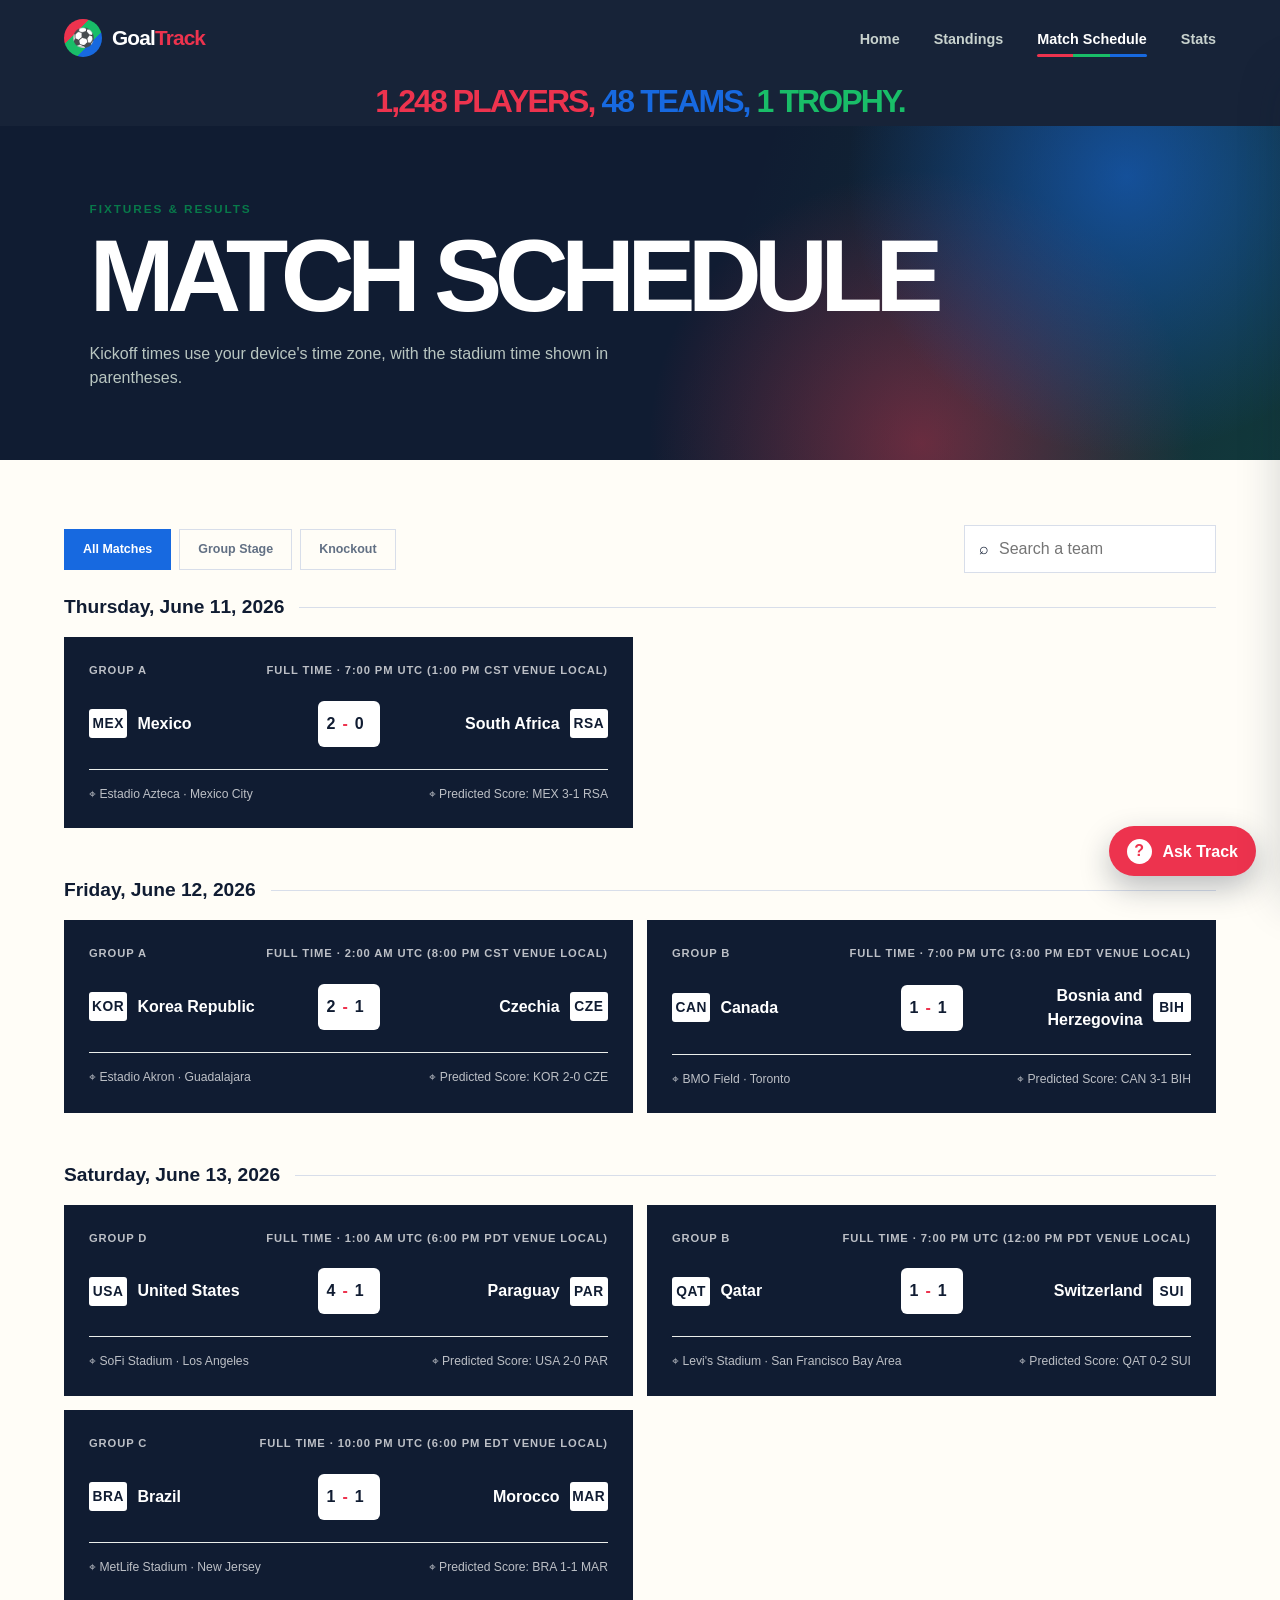
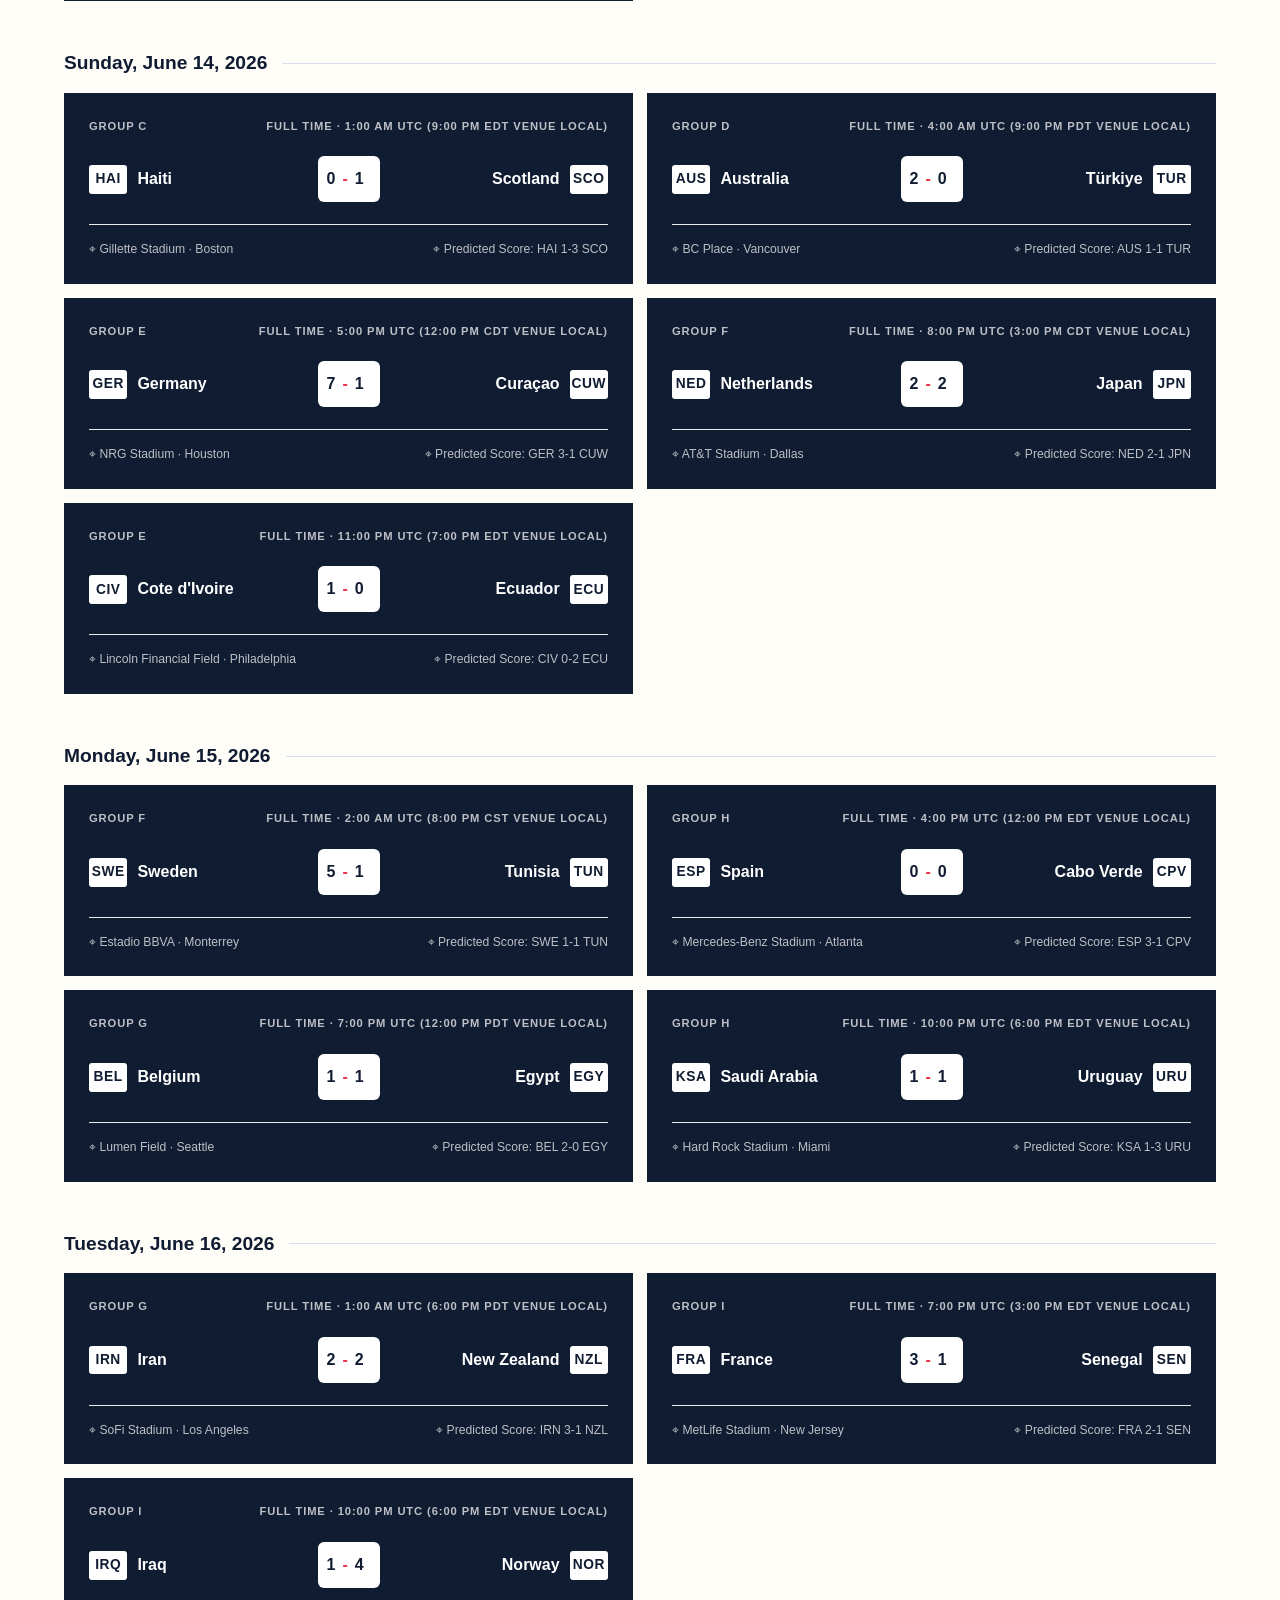
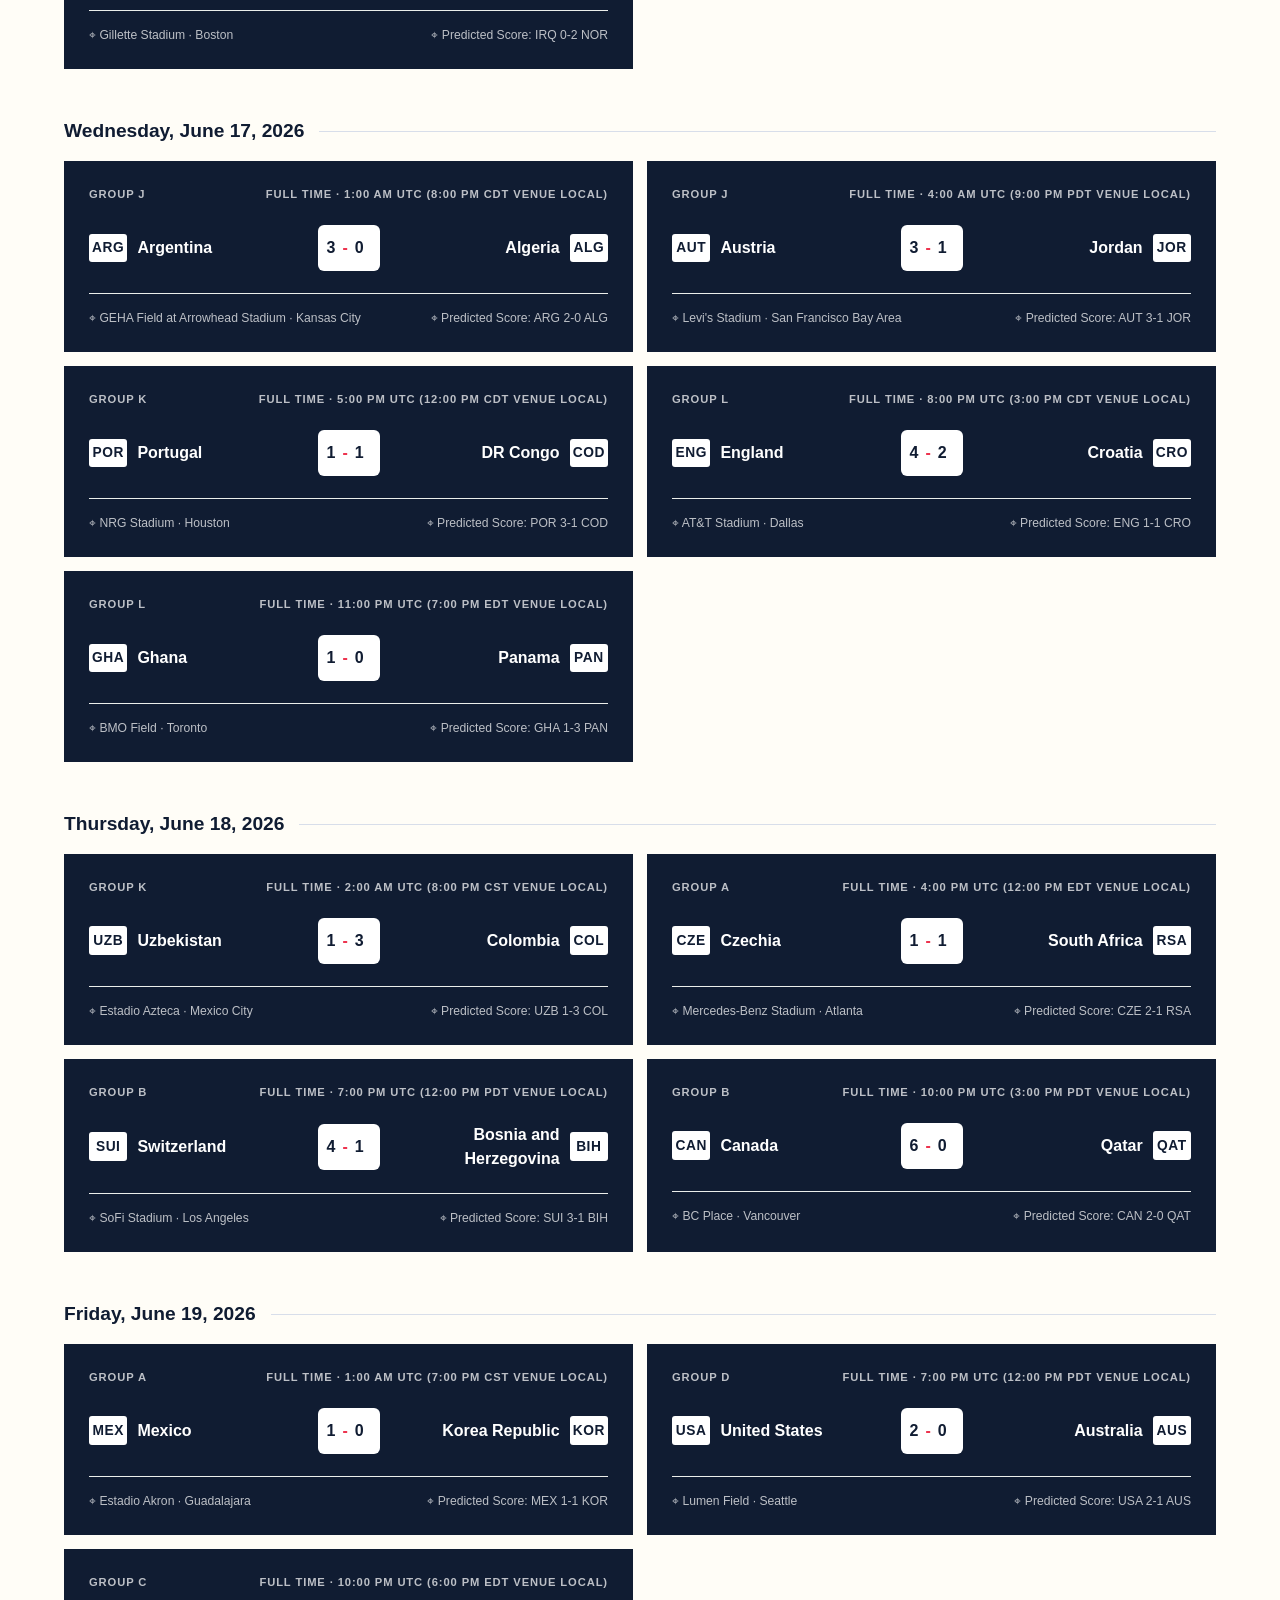
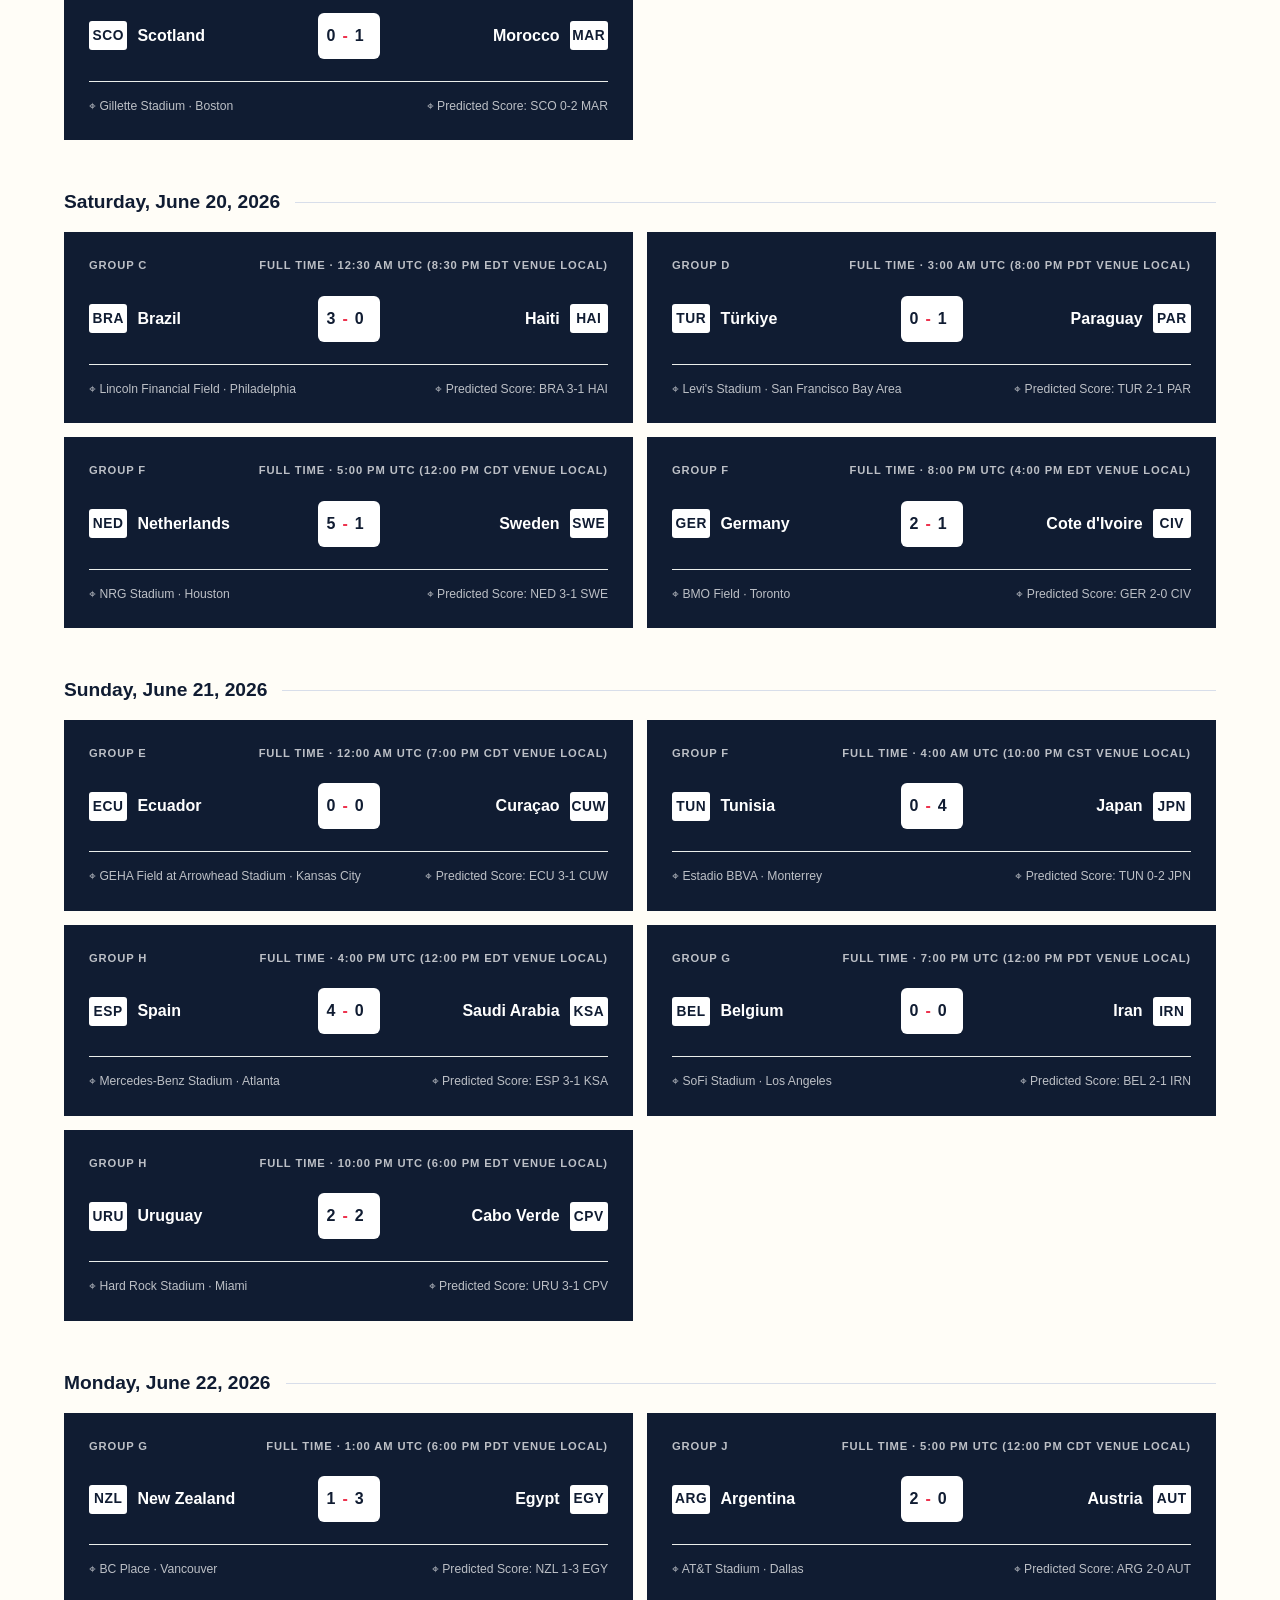
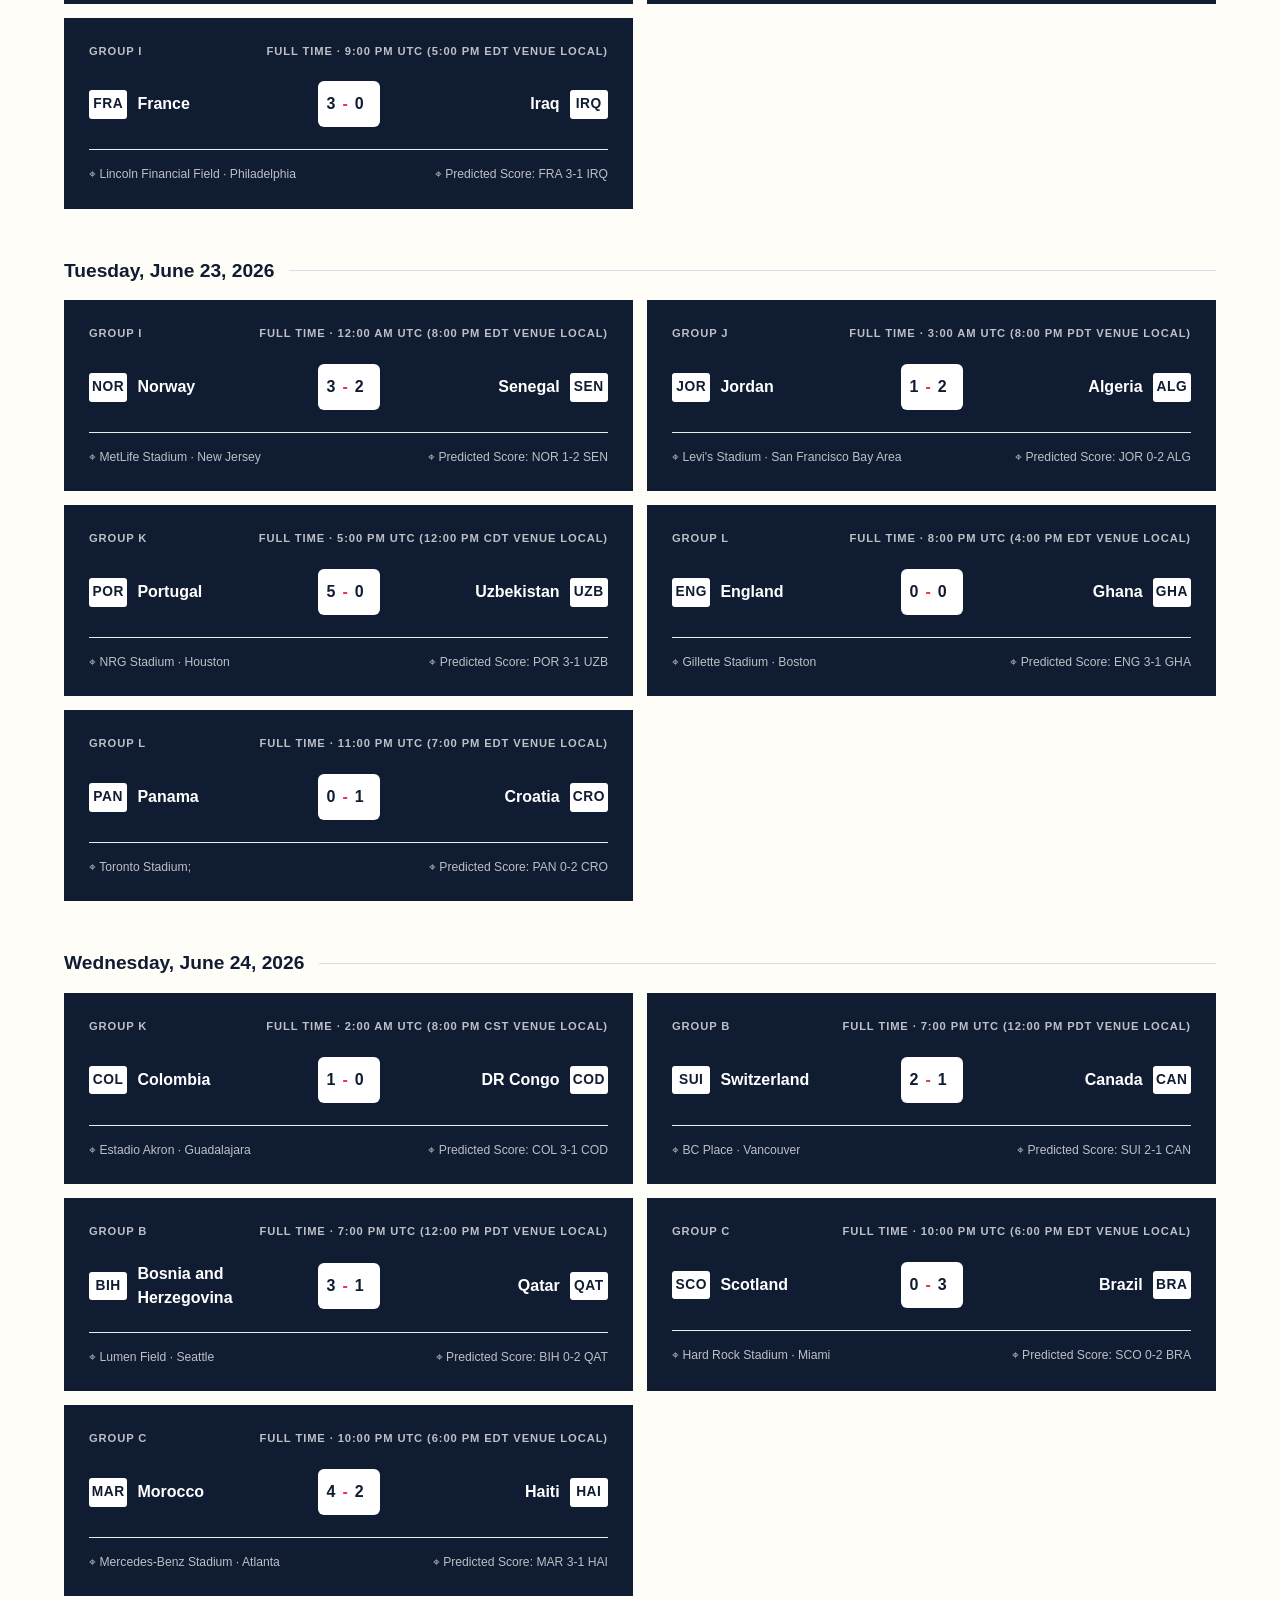
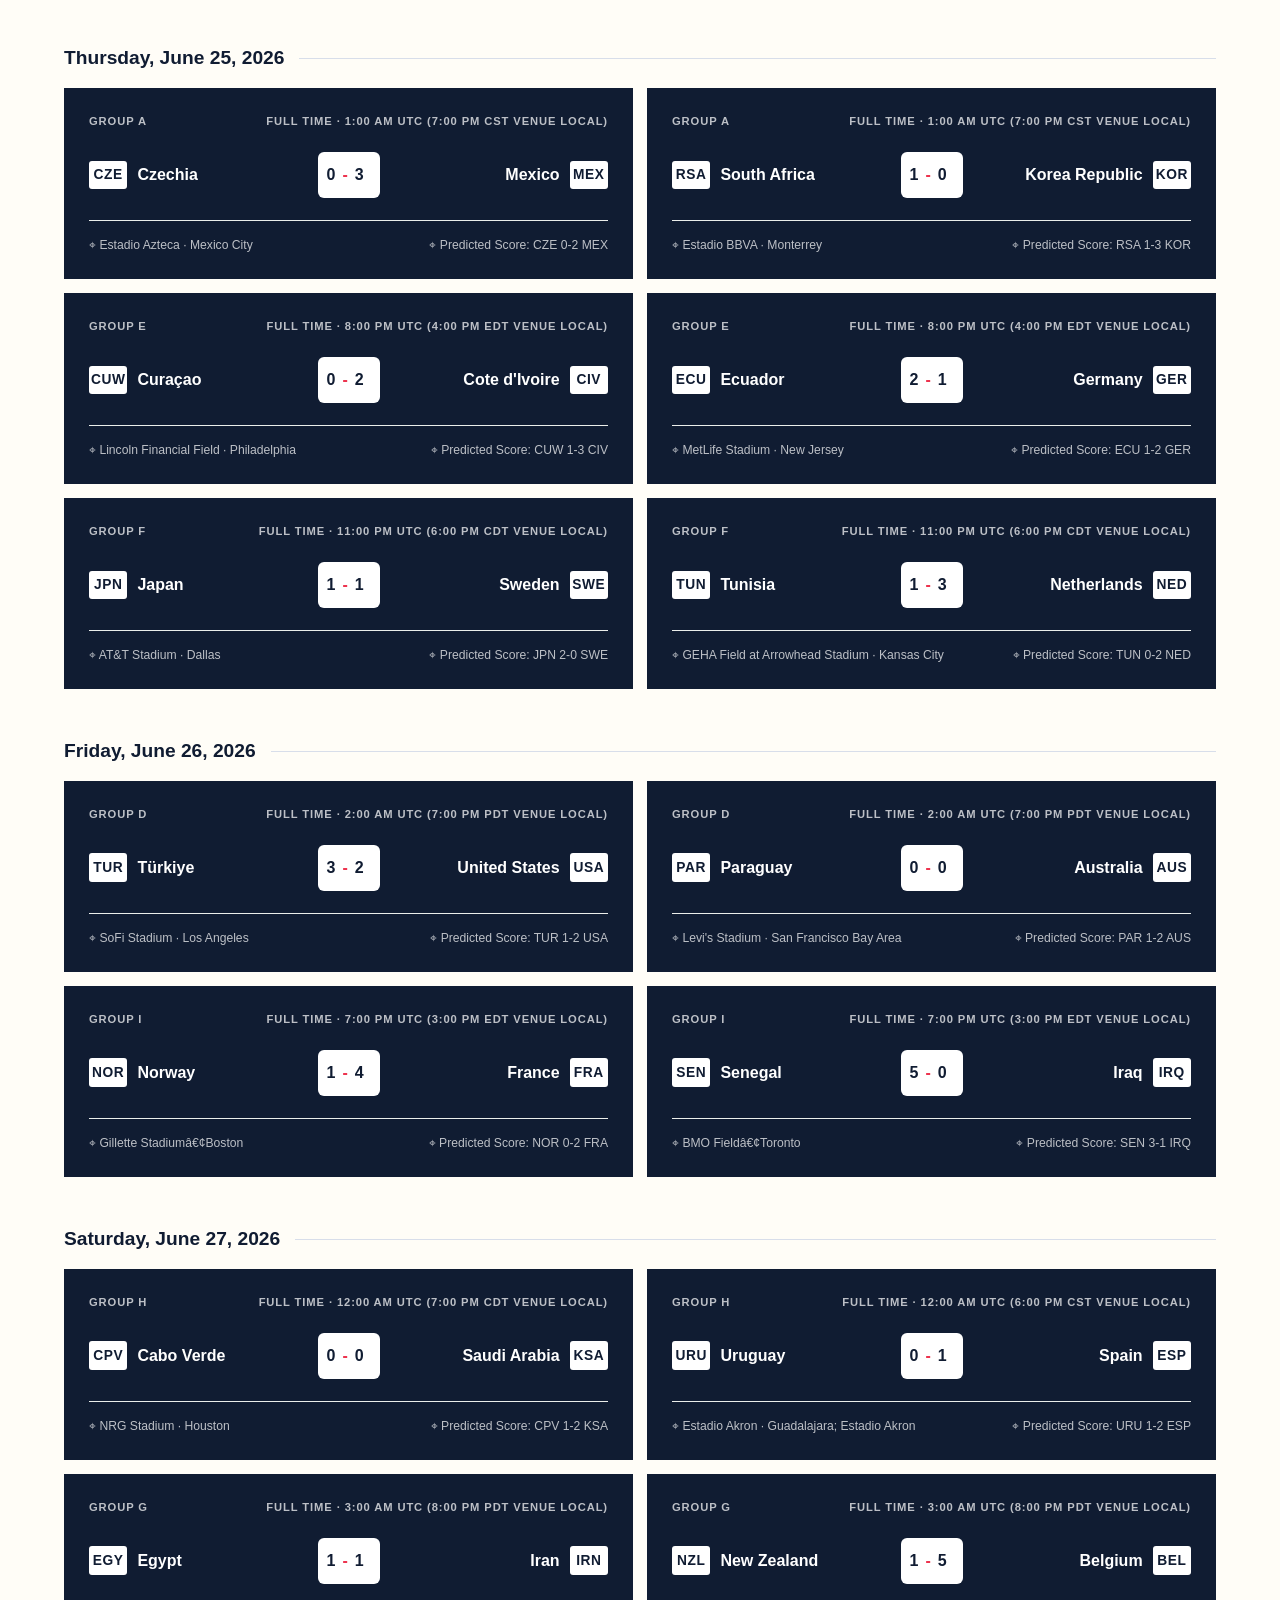
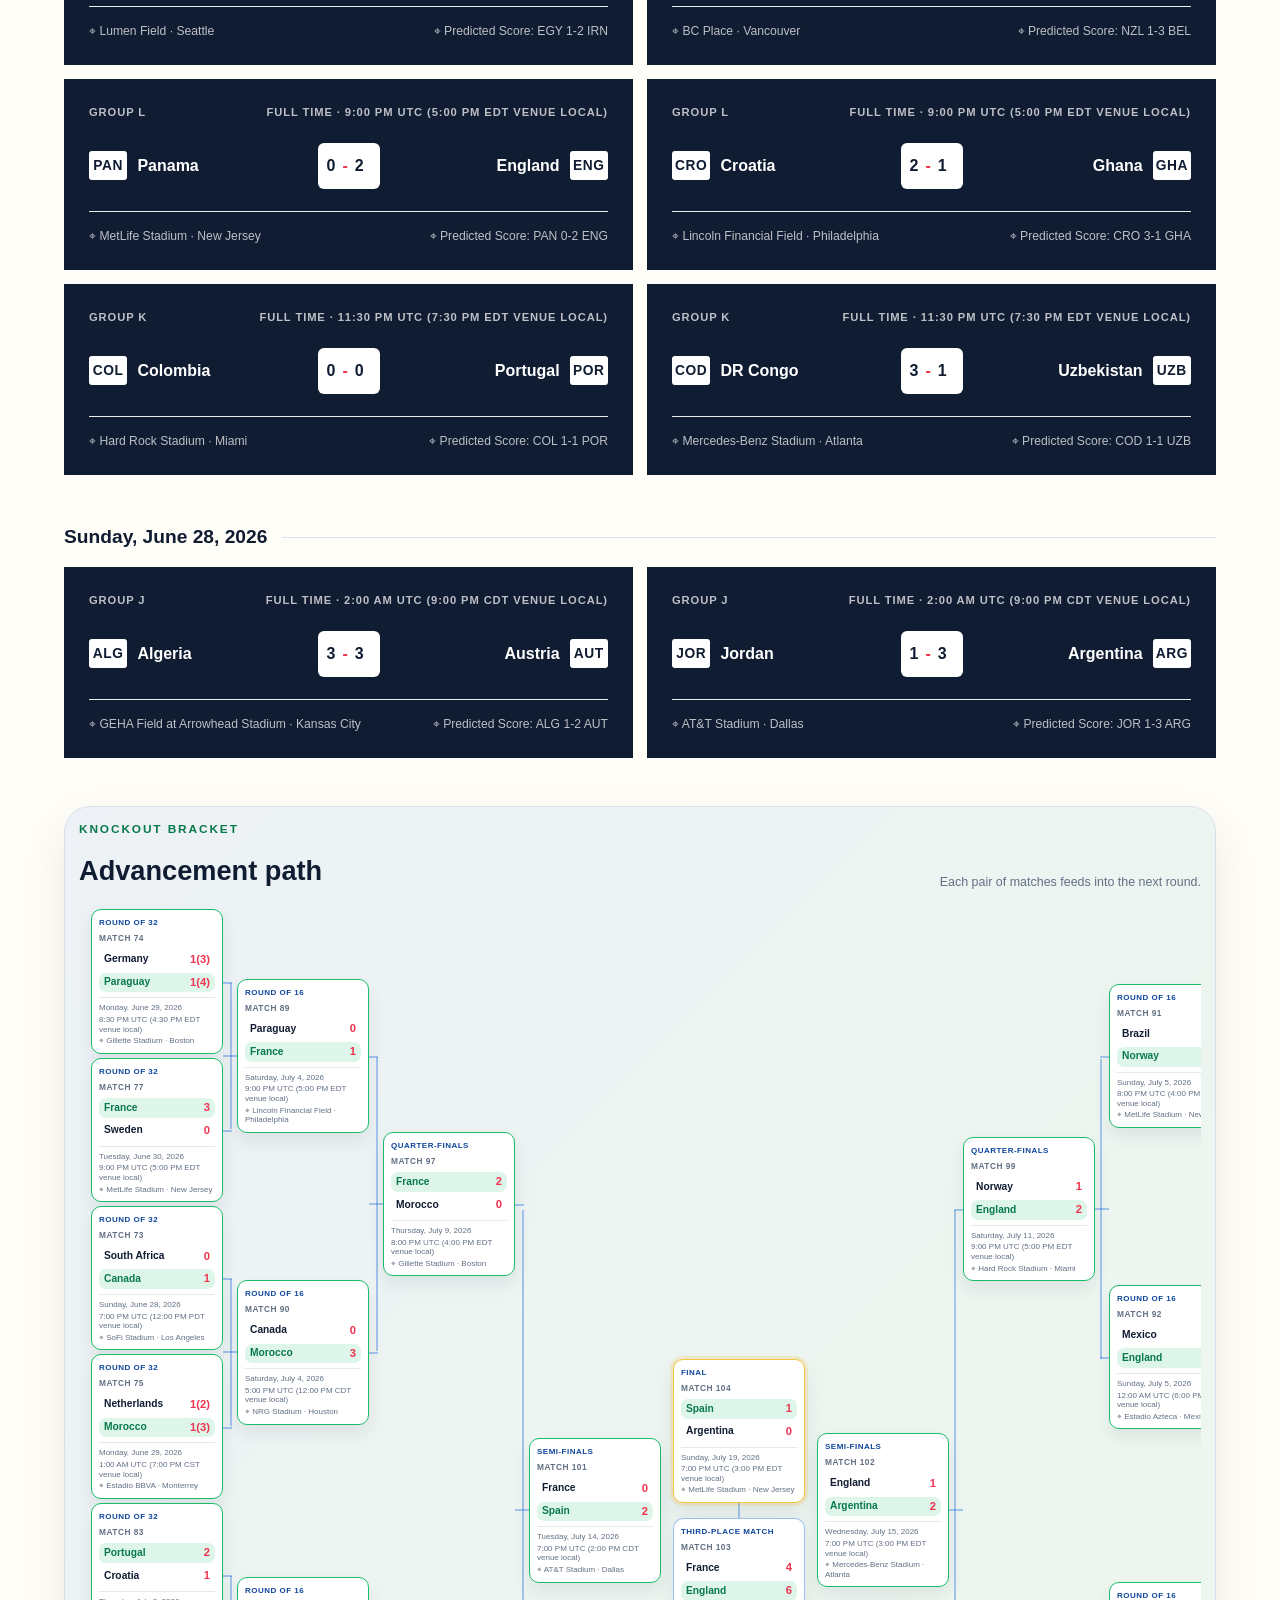
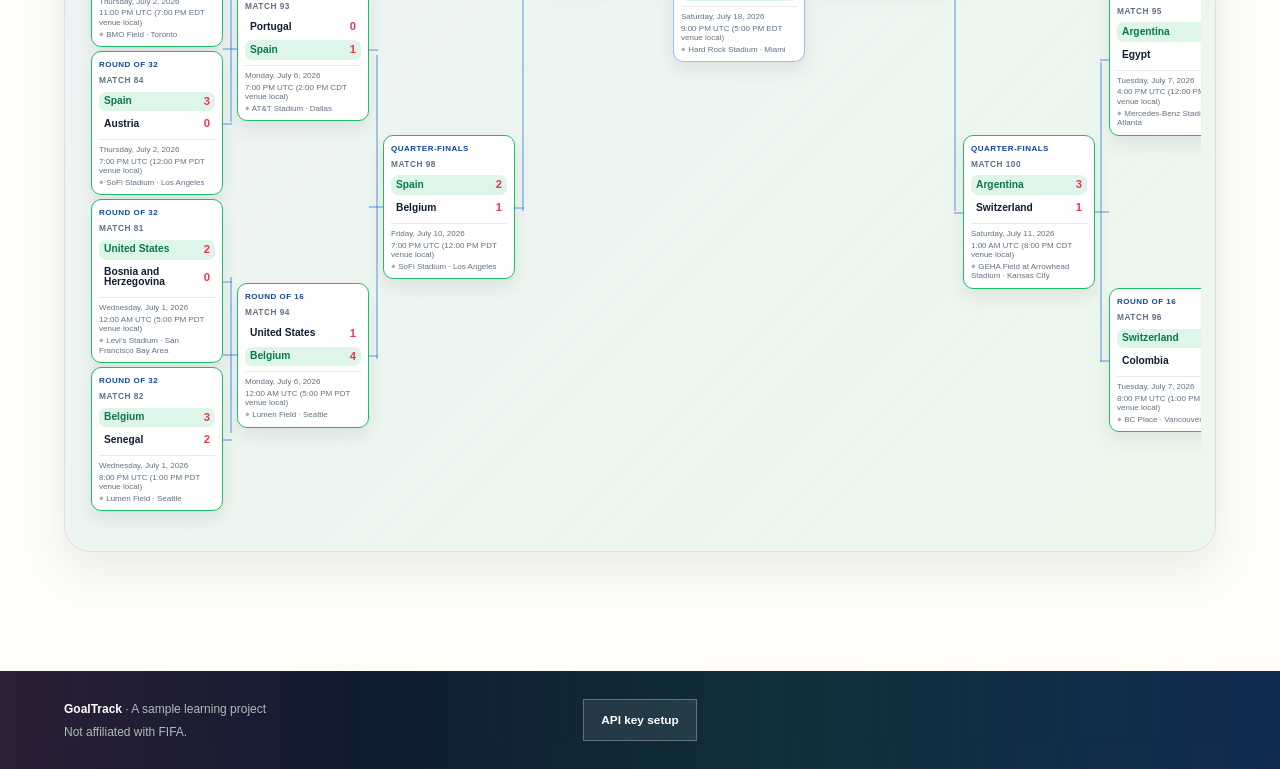
<file: schedule.html>
<!DOCTYPE html>
<html lang="en">
<head>
  <meta charset="UTF-8">
  <meta name="viewport" content="width=device-width, initial-scale=1.0">
  <meta name="description" content="Sample World Cup match schedule.">
  <title>Match Schedule | GoalTrack</title>
  <link rel="icon" href="favicon.svg" type="image/svg+xml">
  <link rel="stylesheet" href="styles.css?v=orbit-star-soft">
</head>
<body>
  <header class="site-header">
    <a class="brand" href="index.html" aria-label="GoalTrack home">
      <span class="brand-ball" aria-hidden="true">⚽</span>
      <span>Goal<span>Track</span></span>
    </a>
    <button class="menu-button" type="button" aria-label="Open navigation" aria-expanded="false">
      <span></span><span></span><span></span>
    </button>
    <nav class="main-nav" aria-label="Main navigation">
      <a href="index.html">Home</a>
      <a href="standings.html">Standings</a>
      <a class="active" href="schedule.html">Match Schedule</a>
      <a href="stats.html">Stats</a>
    </nav>
  </header>
  <div class="tournament-tagline"><span class="tagline-red">1,248 Players,</span> <span class="tagline-blue">48 Teams,</span> <span class="tagline-green">1 Trophy.</span></div>

  <main>
    <section class="page-hero schedule-hero">
      <p class="eyebrow">FIXTURES & RESULTS</p>
      <h1>Match Schedule</h1>
      <p>Kickoff times use your device's time zone, with the stadium time shown in parentheses.</p>
    </section>

    <section class="content-section page-content">
      <div class="schedule-toolbar">
        <div class="filter-buttons" aria-label="Filter matches">
          <button class="filter-button active" data-filter="all" type="button">All Matches</button>
          <button class="filter-button" data-filter="Group Stage" type="button">Group Stage</button>
          <button class="filter-button" data-filter="Knockout" type="button">Knockout</button>
        </div>
        <label class="search-box">
          <span aria-hidden="true">⌕</span>
          <span class="sr-only">Search teams</span>
          <input id="team-search" type="search" placeholder="Search a team">
        </label>
      </div>

      <!-- JavaScript creates match cards and the knockout bracket in this area. -->
      <div id="schedule-list" class="schedule-list"></div>
      <div id="knockout-bracket" class="knockout-bracket" hidden></div>
      <p id="empty-message" class="empty-message" hidden>No matches found. Try another team or filter.</p>
    </section>
  </main>

  <footer class="site-footer site-footer-api">
    <div class="footer-copy">
      <p><strong>GoalTrack</strong> · A sample learning project</p>
      <p>Not affiliated with FIFA.</p>
    </div>
    <button class="api-popup-button" type="button">API key setup</button>
  </footer>

  <dialog class="api-dialog" aria-labelledby="api-dialog-title">
    <div class="api-dialog-heading">
      <div><span>LIVE DATA</span><h2 id="api-dialog-title">API key setup</h2></div>
      <button class="api-dialog-close" type="button" aria-label="Close API key setup">×</button>
    </div>
    <div class="api-setup-content">
      <label>
        API-Football key
        <input class="api-key-input" type="password" autocomplete="off" placeholder="Paste your API key">
      </label>
      <button class="api-save-button" type="button">Save key</button>
      <a href="https://dashboard.api-football.com/register" target="_blank" rel="noreferrer">Get a free key ↗</a>
      <span class="api-message" role="status"></span>
    </div>
  </dialog>

  <button id="chat-toggle" class="chat-toggle" type="button" aria-expanded="false" aria-controls="chat-panel">
    <span aria-hidden="true">?</span> Ask Track
  </button>
  <aside id="chat-panel" class="chat-panel" aria-label="GoalTrack data assistant" aria-hidden="true">
    <div class="chat-header">
      <div><strong>Track</strong><span>Answers from this tracker</span></div>
      <button id="chat-close" type="button" aria-label="Close assistant">×</button>
    </div>
    <div id="chat-messages" class="chat-messages" aria-live="polite">
      <div class="chat-message assistant">Ask me about groups, standings, rankings, fixtures, results, or venues.</div>
    </div>
    <div class="chat-suggestions" aria-label="Suggested questions">
      <button type="button">When does Mexico play?</button>
      <button type="button">Show Group A</button>
      <button type="button">Who is ranked first?</button>
    </div>
    <form id="chat-form" class="chat-form">
      <label class="sr-only" for="chat-input">Ask Track a question</label>
      <input id="chat-input" type="text" autocomplete="off" placeholder="Ask about the tournament...">
      <button type="submit">Send</button>
    </form>
  </aside>
  <script src="data-loader.js?v=bracket-local"></script>
</body>
</html>
</file>
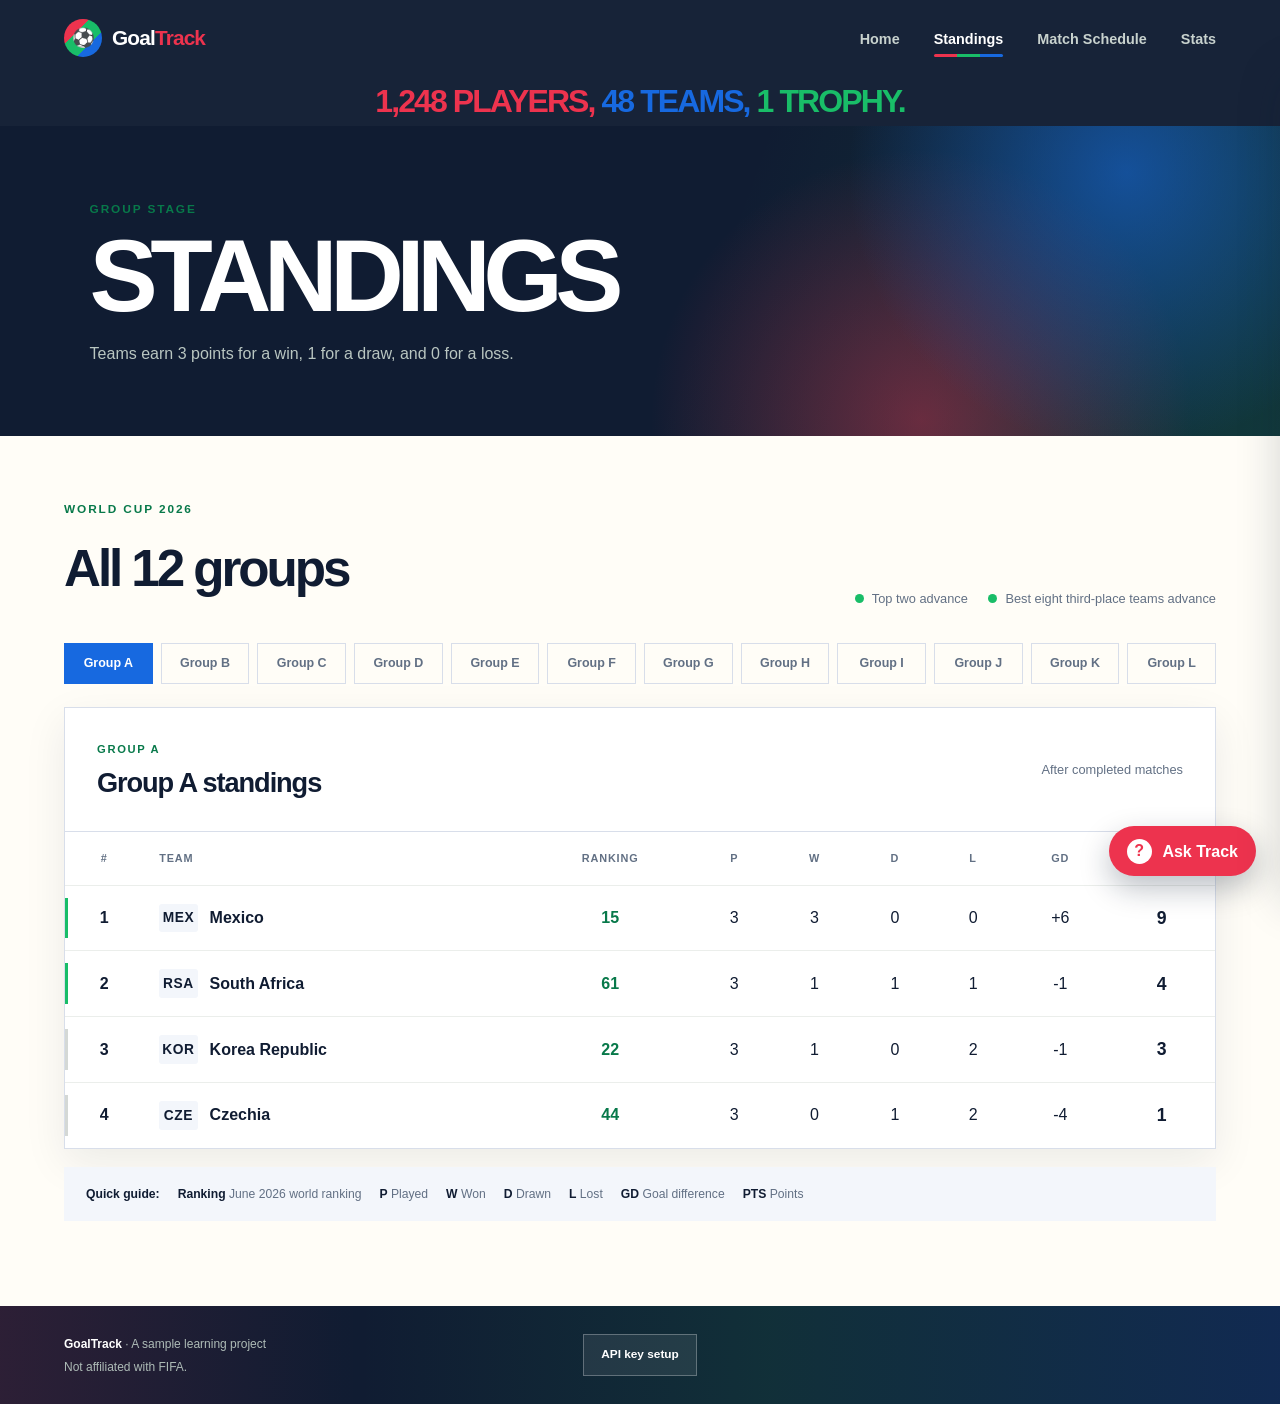
<file: standings.html>
<!DOCTYPE html>
<html lang="en">
<head>
  <meta charset="UTF-8">
  <meta name="viewport" content="width=device-width, initial-scale=1.0">
  <meta name="description" content="Sample World Cup group standings.">
  <title>Standings | GoalTrack</title>
  <link rel="icon" href="favicon.svg" type="image/svg+xml">
  <link rel="stylesheet" href="styles.css?v=orbit-star-soft">
</head>
<body>
  <header class="site-header">
    <a class="brand" href="index.html" aria-label="GoalTrack home">
      <span class="brand-ball" aria-hidden="true">⚽</span>
      <span>Goal<span>Track</span></span>
    </a>
    <button class="menu-button" type="button" aria-label="Open navigation" aria-expanded="false">
      <span></span><span></span><span></span>
    </button>
    <nav class="main-nav" aria-label="Main navigation">
      <a href="index.html">Home</a>
      <a class="active" href="standings.html">Standings</a>
      <a href="schedule.html">Match Schedule</a>
      <a href="stats.html">Stats</a>
    </nav>
  </header>
  <div class="tournament-tagline"><span class="tagline-red">1,248 Players,</span> <span class="tagline-blue">48 Teams,</span> <span class="tagline-green">1 Trophy.</span></div>

  <main>
    <section class="page-hero">
      <p class="eyebrow">GROUP STAGE</p>
      <h1>Standings</h1>
      <p>Teams earn 3 points for a win, 1 for a draw, and 0 for a loss.</p>
    </section>

    <section class="content-section page-content">
      <div class="standings-toolbar">
        <div>
          <p class="section-kicker">WORLD CUP 2026</p>
          <h2>All 12 groups</h2>
        </div>
        <div class="legend">
          <span><i class="legend-mark qualified"></i> Top two advance</span>
          <span><i class="legend-mark third-place-qualified"></i> Best eight third-place teams advance</span>
        </div>
      </div>

      <!-- JavaScript creates the group buttons inside this container. -->
      <div id="group-tabs" class="group-tabs" aria-label="Choose a group"></div>

      <div class="table-card">
        <div class="table-title">
          <div>
            <span id="group-label">GROUP A</span>
            <h2 id="group-name">Group A standings</h2>
          </div>
          <p id="group-status">No completed matches</p>
        </div>

        <div class="table-scroll">
          <table>
            <thead>
              <tr>
                <th scope="col">#</th>
                <th scope="col">Team</th>
                <th scope="col" title="FIFA Men's World Ranking">Ranking</th>
                <th scope="col" title="Played">P</th>
                <th scope="col" title="Won">W</th>
                <th scope="col" title="Drawn">D</th>
                <th scope="col" title="Lost">L</th>
                <th scope="col" title="Goal Difference">GD</th>
                <th scope="col" title="Points">PTS</th>
              </tr>
            </thead>
            <!-- JavaScript places one row per team here. -->
            <tbody id="standings-body"></tbody>
          </table>
        </div>
      </div>

      <div class="stat-help">
        <strong>Quick guide:</strong>
        <span><b>Ranking</b> June 2026 world ranking</span>
        <span><b>P</b> Played</span>
        <span><b>W</b> Won</span>
        <span><b>D</b> Drawn</span>
        <span><b>L</b> Lost</span>
        <span><b>GD</b> Goal difference</span>
        <span><b>PTS</b> Points</span>
      </div>
    </section>
  </main>

  <footer class="site-footer site-footer-api">
    <div class="footer-copy">
      <p><strong>GoalTrack</strong> · A sample learning project</p>
      <p>Not affiliated with FIFA.</p>
    </div>
    <button class="api-popup-button" type="button">API key setup</button>
  </footer>

  <dialog class="api-dialog" aria-labelledby="api-dialog-title">
    <div class="api-dialog-heading">
      <div><span>LIVE DATA</span><h2 id="api-dialog-title">API key setup</h2></div>
      <button class="api-dialog-close" type="button" aria-label="Close API key setup">×</button>
    </div>
    <div class="api-setup-content">
      <label>
        API-Football key
        <input class="api-key-input" type="password" autocomplete="off" placeholder="Paste your API key">
      </label>
      <button class="api-save-button" type="button">Save key</button>
      <a href="https://dashboard.api-football.com/register" target="_blank" rel="noreferrer">Get a free key ↗</a>
      <span class="api-message" role="status"></span>
    </div>
  </dialog>

  <button id="chat-toggle" class="chat-toggle" type="button" aria-expanded="false" aria-controls="chat-panel">
    <span aria-hidden="true">?</span> Ask Track
  </button>
  <aside id="chat-panel" class="chat-panel" aria-label="GoalTrack data assistant" aria-hidden="true">
    <div class="chat-header">
      <div><strong>Track</strong><span>Answers from this tracker</span></div>
      <button id="chat-close" type="button" aria-label="Close assistant">×</button>
    </div>
    <div id="chat-messages" class="chat-messages" aria-live="polite">
      <div class="chat-message assistant">Ask me about groups, standings, rankings, fixtures, results, or venues.</div>
    </div>
    <div class="chat-suggestions" aria-label="Suggested questions">
      <button type="button">When does Mexico play?</button>
      <button type="button">Show Group A</button>
      <button type="button">Who is ranked first?</button>
    </div>
    <form id="chat-form" class="chat-form">
      <label class="sr-only" for="chat-input">Ask Track a question</label>
      <input id="chat-input" type="text" autocomplete="off" placeholder="Ask about the tournament...">
      <button type="submit">Send</button>
    </form>
  </aside>
  <script src="data-loader.js"></script>
</body>
</html>
</file>
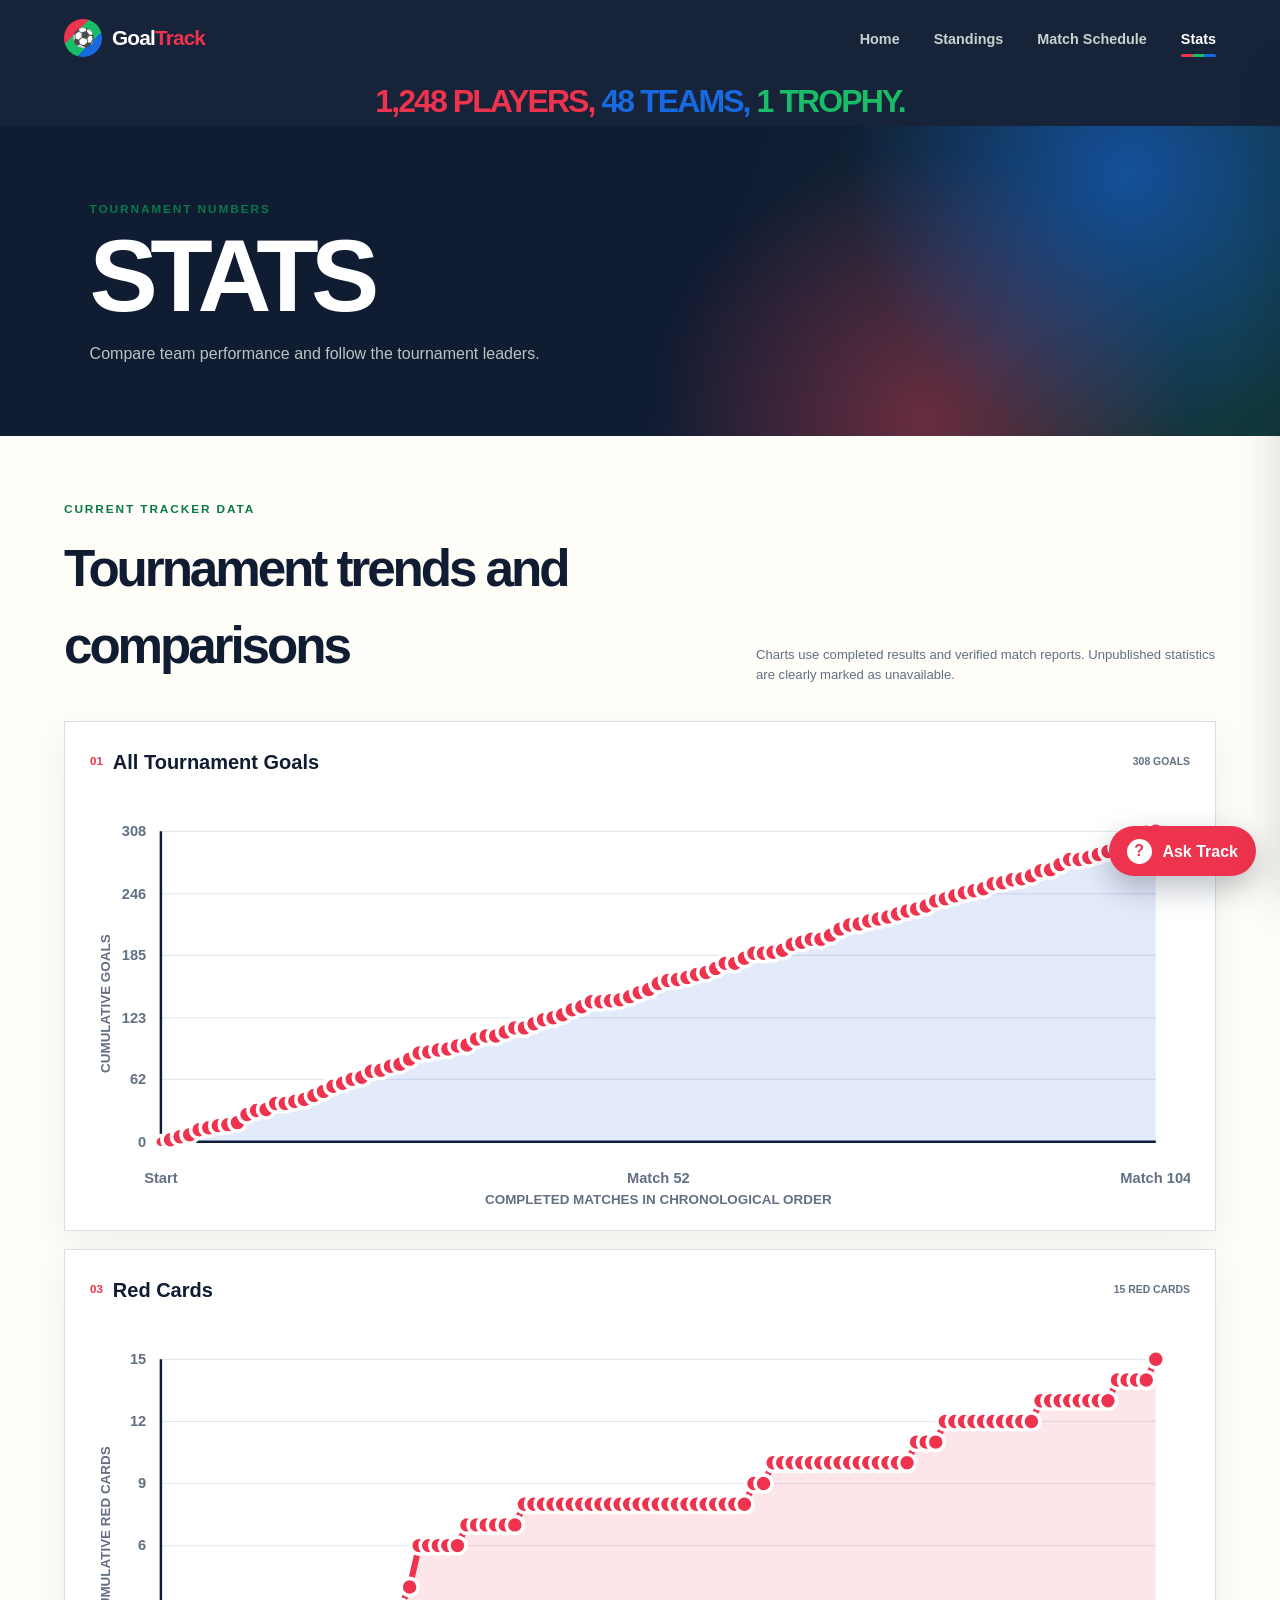
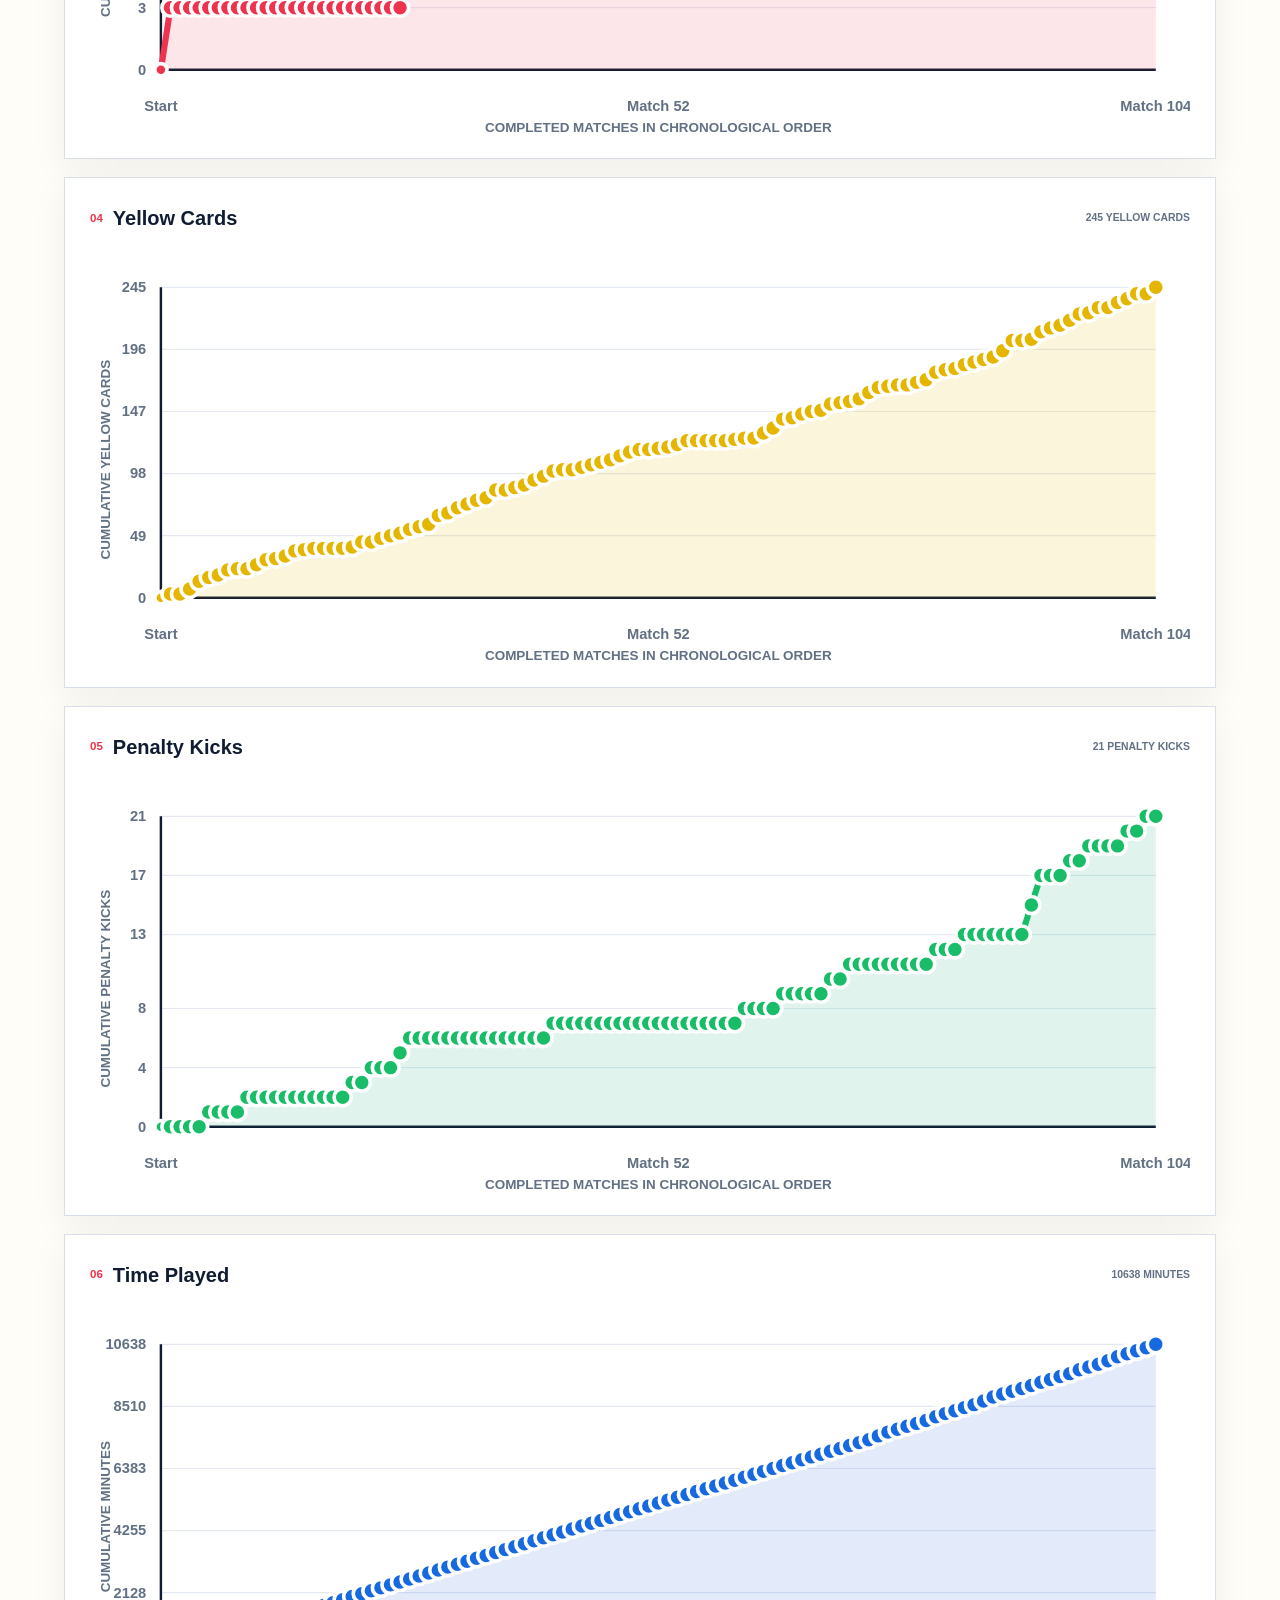
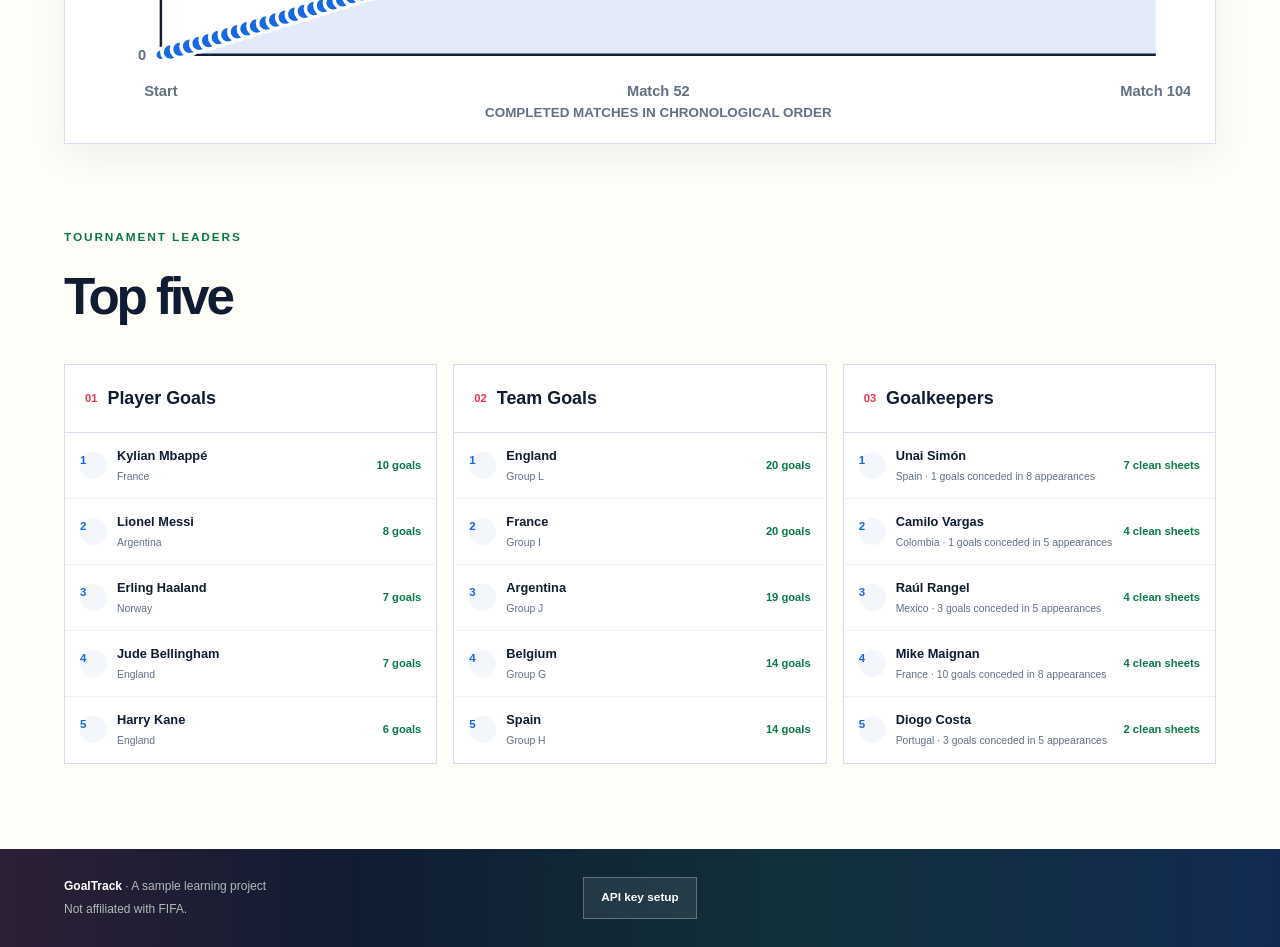
<file: stats.html>
<!DOCTYPE html>
<html lang="en">
<head>
  <meta charset="UTF-8">
  <meta name="viewport" content="width=device-width, initial-scale=1.0">
  <meta name="description" content="World Cup team and player statistics dashboard.">
  <title>Stats | GoalTrack</title>
  <link rel="icon" href="favicon.svg" type="image/svg+xml">
  <link rel="stylesheet" href="styles.css?v=orbit-star-soft">
</head>
<body>
  <header class="site-header">
    <a class="brand" href="index.html" aria-label="GoalTrack home">
      <span class="brand-ball" aria-hidden="true">⚽</span>
      <span>Goal<span>Track</span></span>
    </a>
    <button class="menu-button" type="button" aria-label="Open navigation" aria-expanded="false">
      <span></span><span></span><span></span>
    </button>
    <nav class="main-nav" aria-label="Main navigation">
      <a href="index.html">Home</a>
      <a href="standings.html">Standings</a>
      <a href="schedule.html">Match Schedule</a>
      <a class="active" href="stats.html">Stats</a>
    </nav>
  </header>
  <div class="tournament-tagline"><span class="tagline-red">1,248 Players,</span> <span class="tagline-blue">48 Teams,</span> <span class="tagline-green">1 Trophy.</span></div>

  <main>
    <section class="page-hero">
      <p class="eyebrow">TOURNAMENT NUMBERS</p>
      <h1>Stats</h1>
      <p>Compare team performance and follow the tournament leaders.</p>
    </section>

    <section class="content-section page-content">
      <div class="stats-intro">
        <div>
          <p class="section-kicker">CURRENT TRACKER DATA</p>
          <h2>Tournament trends and comparisons</h2>
        </div>
        <p id="stats-data-note">Charts use completed results and verified match reports. Unpublished statistics are clearly marked as unavailable.</p>
      </div>

      <div id="stats-chart-grid" class="stats-chart-grid" aria-label="Tournament statistic charts"></div>

      <div class="leaderboard-heading">
        <p class="section-kicker">TOURNAMENT LEADERS</p>
        <h2>Top five</h2>
      </div>

      <div class="leaderboard-grid">
        <section class="leaderboard-card">
          <div class="leaderboard-title"><span>01</span><h3>Player Goals</h3></div>
          <div id="scorer-leaderboard" class="leaderboard-list"></div>
        </section>
        <section class="leaderboard-card">
          <div class="leaderboard-title"><span>02</span><h3>Team Goals</h3></div>
          <div id="team-goals-leaderboard" class="leaderboard-list"></div>
        </section>
        <section class="leaderboard-card">
          <div class="leaderboard-title"><span>03</span><h3>Goalkeepers</h3></div>
          <div id="keeper-leaderboard" class="leaderboard-list"></div>
        </section>
      </div>
    </section>
  </main>

  <footer class="site-footer site-footer-api">
    <div class="footer-copy">
      <p><strong>GoalTrack</strong> · A sample learning project</p>
      <p>Not affiliated with FIFA.</p>
    </div>
    <button class="api-popup-button" type="button">API key setup</button>
  </footer>

  <dialog class="api-dialog" aria-labelledby="api-dialog-title">
    <div class="api-dialog-heading">
      <div><span>LIVE DATA</span><h2 id="api-dialog-title">API key setup</h2></div>
      <button class="api-dialog-close" type="button" aria-label="Close API key setup">×</button>
    </div>
    <div class="api-setup-content">
      <label>
        API-Football key
        <input class="api-key-input" type="password" autocomplete="off" placeholder="Paste your API key">
      </label>
      <button class="api-save-button" type="button">Save key</button>
      <a href="https://dashboard.api-football.com/register" target="_blank" rel="noreferrer">Get a free key ↗</a>
      <span class="api-message" role="status"></span>
    </div>
  </dialog>

  <button id="chat-toggle" class="chat-toggle" type="button" aria-expanded="false" aria-controls="chat-panel">
    <span aria-hidden="true">?</span> Ask Track
  </button>
  <aside id="chat-panel" class="chat-panel" aria-label="Track data assistant" aria-hidden="true">
    <div class="chat-header">
      <div><strong>Track</strong><span>Answers from this tracker</span></div>
      <button id="chat-close" type="button" aria-label="Close assistant">×</button>
    </div>
    <div id="chat-messages" class="chat-messages" aria-live="polite">
      <div class="chat-message assistant">Ask me about groups, standings, rankings, fixtures, results, or venues.</div>
    </div>
    <div class="chat-suggestions" aria-label="Suggested questions">
      <button type="button">When does Mexico play?</button>
      <button type="button">Show Group A</button>
      <button type="button">Who is ranked first?</button>
    </div>
    <form id="chat-form" class="chat-form">
      <label class="sr-only" for="chat-input">Ask Track a question</label>
      <input id="chat-input" type="text" autocomplete="off" placeholder="Ask about the tournament...">
      <button type="submit">Send</button>
    </form>
  </aside>
  <script src="data-loader.js"></script>
</body>
</html>
</file>
<file: styles.css>
﻿/* ---------- 1. Basic setup and reusable colors ---------- */
:root {
  --ink: #101c32;
  --red: #ed334e;
  --red-dark: #b71935;
  --green: #19bd68;
  --green-dark: #08794a;
  --blue: #1769e0;
  --blue-dark: #10469c;
  --cream: #f3f6fb;
  --paper: #fffdf7;
  --muted: #627084;
  --line: #d8deea;
  --white: #ffffff;
  --gold: #f4c542;

}

* {
  box-sizing: border-box;
}

html {
  scroll-behavior: smooth;
}

body {
  margin: 0;
  color: var(--ink);
  background: var(--paper);
  font-family: Arial, Helvetica, sans-serif;
  line-height: 1.5;
}

a {
  color: inherit;
  text-decoration: none;
}

button,
input {
  font: inherit;
}

button,
a {
  -webkit-tap-highlight-color: transparent;
}

.sr-only {
  position: absolute;
  width: 1px;
  height: 1px;
  padding: 0;
  margin: -1px;
  overflow: hidden;
  clip: rect(0, 0, 0, 0);
  white-space: nowrap;
  border: 0;
}

/* ---------- 2. Header and navigation ---------- */
.site-header {
  position: sticky;
  top: 0;
  z-index: 20;
  min-height: 76px;
  padding: 0 5vw;
  display: flex;
  align-items: center;
  justify-content: space-between;
  background: rgba(16, 28, 50, 0.97);
  color: var(--white);
  backdrop-filter: blur(10px);
}

.brand {
  display: flex;
  align-items: center;
  gap: 10px;
  font-size: 1.3rem;
  font-weight: 900;
  letter-spacing: -0.04em;
}

.brand > span:last-child > span {
  color: var(--red);
}

.brand-ball {
  display: grid;
  width: 38px;
  height: 38px;
  place-items: center;
  border-radius: 50%;
  background: linear-gradient(135deg, var(--red) 0 34%, var(--green) 34% 67%, var(--blue) 67%);
  font-size: 1.15rem;
}

.main-nav {
  display: flex;
  align-items: center;
  gap: 34px;
  font-size: 0.9rem;
  font-weight: 700;
}

.main-nav a {
  position: relative;
  padding: 27px 0 24px;
  color: #c8d2ce;
}

.main-nav a:hover,
.main-nav a.active {
  color: var(--white);
}

.main-nav a.active::after {
  position: absolute;
  right: 0;
  bottom: 17px;
  left: 0;
  height: 3px;
  border-radius: 3px;
  background: linear-gradient(90deg, var(--red) 0 33%, var(--green) 33% 66%, var(--blue) 66%);
  content: "";
}

.menu-button {
  display: none;
  padding: 8px;
  border: 0;
  background: transparent;
  cursor: pointer;
}

.menu-button span {
  display: block;
  width: 24px;
  height: 2px;
  margin: 5px;
  background: var(--white);
}

.tournament-tagline {
  position: sticky;
  top: 76px;
  z-index: 19;
  padding: 10px 5vw;
  background: rgba(16, 28, 50, 0.97);
  font-size: clamp(1.25rem, 2.5vw, 2.15rem);
  font-weight: 900;
  line-height: 0.95;
  letter-spacing: -0.06em;
  text-align: center;
  text-transform: uppercase;
}

.tagline-red {
  color: var(--red);
}

.tagline-blue {
  color: var(--blue);
}

.tagline-green {
  color: var(--green);
}

/* ---------- 3. Home hero ---------- */
.hero {
  position: relative;
  min-height: 610px;
  padding: 80px 7vw;
  display: grid;
  grid-template-columns: 1.05fr 0.95fr;
  align-items: center;
  overflow: hidden;
  background:
    radial-gradient(circle at 83% 20%, rgba(23, 105, 224, 0.32), transparent 25%),
    radial-gradient(circle at 72% 85%, rgba(237, 51, 78, 0.2), transparent 26%),
    linear-gradient(115deg, rgba(16, 28, 50, 0.99), rgba(16, 28, 50, 0.9)),
    repeating-linear-gradient(90deg, transparent 0 90px, rgba(255, 255, 255, 0.03) 90px 91px);
  color: var(--white);
}

.hero-content {
  position: relative;
  z-index: 3;
  max-width: 660px;
}

.eyebrow,
.section-kicker {
  margin: 0 0 12px;
  color: var(--green-dark);
  font-size: 0.74rem;
  font-weight: 900;
  letter-spacing: 0.16em;
}

.hero .eyebrow {
  color: #65e79f;
}

.hero h1,
.page-hero h1 {
  margin: 0;
  font-size: clamp(3.6rem, 8vw, 7.5rem);
  line-height: 0.87;
  letter-spacing: -0.075em;
  text-transform: uppercase;
}

.hero h1 span {
  color: transparent;
  -webkit-text-stroke: 2px #6ca8ff;
}

.hero-text {
  max-width: 540px;
  margin: 28px 0 32px;
  color: #c9d4d0;
  font-size: 1.05rem;
}

.hero-actions {
  display: flex;
  flex-wrap: wrap;
  gap: 12px;
}

.button {
  min-height: 51px;
  padding: 0 24px;
  display: inline-flex;
  align-items: center;
  justify-content: center;
  gap: 22px;
  border: 1px solid transparent;
  font-size: 0.86rem;
  font-weight: 900;
  letter-spacing: 0.04em;
}

.button-primary {
  background: var(--red);
  color: var(--white);
}

.button-secondary {
  border-color: #6d7b76;
  color: var(--white);
}

.button:hover {
  transform: translateY(-2px);
}

.hero-visual {
  position: relative;
  z-index: 3;
  min-height: 420px;
}

.badge-animation-stage {
  position: absolute;
  inset: 0;
  z-index: 0;
  overflow: hidden;
  pointer-events: none;
}

.badge-animation-stage.has-featured-badge-match {
  z-index: 7;
}

.shirt-badge-background {
  position: absolute;
  inset: -14%;
  display: grid;
  place-items: center;
  opacity: 0;
  transform: translateX(34vw) scale(1.08);
  animation: shirtBadgeFromRight 5s ease-in-out both;
}

.badge-from-right {
  animation-name: shirtBadgeFromRight;
}

.badge-from-left {
  animation-name: shirtBadgeFromLeft;
}

.badge-from-top {
  animation-name: shirtBadgeFromTop;
}

.badge-from-bottom {
  animation-name: shirtBadgeFromBottom;
}

.badge-from-middle {
  animation-name: shirtBadgeFromMiddle;
}

.badge-split-replace {
  animation-name: shirtBadgeSplitReplace;
}

.badge-close-in {
  animation-name: shirtBadgeCloseIn;
}

.badge-champion-final {
  z-index: 1;
  animation-name: shirtBadgeChampionFinal;
}

.shirt-badge-background img {
  width: min(46vw, 430px);
  height: min(46vw, 430px);
  object-fit: contain;
  opacity: 0.28;
  image-rendering: auto;
  filter: drop-shadow(0 22px 42px rgba(0, 0, 0, 0.42));
}

.shirt-badge-background.badge-needs-white-backdrop img {
  padding: clamp(18px, 3vw, 34px);
  background: rgba(255, 255, 255, 0.9);
  box-shadow: 0 24px 50px rgba(0, 0, 0, 0.32);
}

.featured-badge-match {
  position: absolute;
  inset: -10%;
  display: grid;
  place-items: center;
  grid-template-columns: 1fr;
  align-items: center;
  justify-content: center;
  animation: featuredBadgeFadeIn 900ms ease-out both;
}

.featured-split-badge {
  position: relative;
  width: min(50vw, 470px);
  height: min(50vw, 470px);
  opacity: 0.52;
  overflow: hidden;
  display: grid;
  place-items: center;
  border: clamp(8px, 1.4vw, 16px) solid rgba(255, 255, 255, 0.24);
  border-radius: 22% 22% 44% 44%;
  background: rgba(255, 255, 255, 0.07);
  box-shadow:
    inset 0 -85px 110px rgba(0, 0, 0, 0.2),
    0 32px 70px rgba(0, 0, 0, 0.38);
}

.featured-badge-half {
  position: absolute;
  inset: 0;
  min-width: 0;
  height: 100%;
  display: grid;
  place-items: center;
  overflow: hidden;
}

.featured-badge-half-home {
  clip-path: polygon(0 0, 63% 0, 37% 100%, 0 100%);
}

.featured-badge-half-away {
  clip-path: polygon(63% 0, 100% 0, 100% 100%, 37% 100%);
}

.featured-badge-half img,
.featured-badge-half .shirt-crest-fallback {
  width: min(34vw, 340px);
  height: min(34vw, 340px);
  object-fit: contain;
  filter: drop-shadow(0 26px 50px rgba(0, 0, 0, 0.46));
}

.featured-badge-half-home img,
.featured-badge-half-home .shirt-crest-fallback {
  transform: translateX(-8%);
}

.featured-badge-half-away img,
.featured-badge-half-away .shirt-crest-fallback {
  transform: translateX(8%);
}

.featured-badge-half .shirt-crest-fallback {
  opacity: 0.45;
}

.featured-badge-half.badge-needs-white-backdrop img {
  padding: clamp(16px, 2.5vw, 30px);
  background: rgba(255, 255, 255, 0.9);
  box-shadow: 0 24px 50px rgba(0, 0, 0, 0.32);
}

.featured-badge-divider {
  position: absolute;
  top: 5%;
  left: 50%;
  width: 3px;
  height: 90%;
  transform: translateX(-50%) skewX(-14deg);
  transform-origin: center;
  background: linear-gradient(transparent, rgba(255, 255, 255, 0.84), transparent);
  box-shadow: 0 0 22px rgba(255, 255, 255, 0.28);
}

.featured-scoreboard,
.featured-badge-vs {
  position: absolute;
  z-index: 3;
  font-family: var(--display-font);
  font-size: clamp(2.4rem, 6vw, 6rem);
  font-weight: 900;
  letter-spacing: -0.08em;
  text-shadow: 0 20px 45px rgba(0, 0, 0, 0.7);
}

.featured-scoreboard {
  top: clamp(20px, 6vw, 52px);
  left: 50%;
  color: #050505;
  display: inline-flex;
  align-items: center;
  justify-content: center;
  gap: clamp(8px, 1.6vw, 18px);
  padding: 0;
  transform: translateX(-50%);
  background: transparent;
  box-shadow: none;
}

.featured-score-dash {
  opacity: 0.62;
}

.featured-scoreboard:empty {
  display: none;
}

.featured-badge-vs {
  position: absolute;
  inset: 0;
  display: grid;
  place-items: center;
  font-size: clamp(2.2rem, 6vw, 5rem);
  color: rgba(255, 255, 255, 0.88);
}

.shirt-crest-fallback {
  width: min(46vw, 430px);
  height: min(46vw, 430px);
  display: grid;
  place-items: center;
  border: 18px solid rgba(255, 255, 255, 0.28);
  border-radius: 22% 22% 44% 44%;
  background:
    linear-gradient(135deg, rgba(255, 255, 255, 0.18), transparent 38%),
    radial-gradient(circle at 50% 18%, rgba(255, 255, 255, 0.18), transparent 32%),
    var(--badge-color);
  box-shadow:
    inset 0 -80px 100px rgba(0, 0, 0, 0.22),
    0 30px 70px rgba(0, 0, 0, 0.38);
  opacity: 0.18;
}

.shirt-crest-fallback span {
  color: rgba(255, 255, 255, 0.86);
  font-size: clamp(3.8rem, 10vw, 8rem);
  font-weight: 950;
  letter-spacing: -0.08em;
  text-shadow: 0 20px 45px rgba(0, 0, 0, 0.36);
}

@keyframes shirtBadgeFromRight {
  0% {
    opacity: 0;
    transform: translateX(34vw) scale(1.08);
  }
  20%, 76% {
    opacity: 1;
    transform: translateX(0) scale(1);
  }
  100% {
    opacity: 0;
    transform: translateX(0) scale(1);
  }
}

@keyframes shirtBadgeFromLeft {
  0% {
    opacity: 0;
    transform: translateX(-34vw) scale(1.08);
  }
  20%, 76% {
    opacity: 1;
    transform: translateX(0) scale(1);
  }
  100% {
    opacity: 0;
    transform: translateX(0) scale(1);
  }
}

@keyframes shirtBadgeFromTop {
  0% {
    opacity: 0;
    transform: translateY(-28vh) scale(1.08);
  }
  20%, 76% {
    opacity: 1;
    transform: translateY(0) scale(1);
  }
  100% {
    opacity: 0;
    transform: translateY(0) scale(1);
  }
}

@keyframes shirtBadgeFromBottom {
  0% {
    opacity: 0;
    transform: translateY(28vh) scale(1.08);
  }
  20%, 76% {
    opacity: 1;
    transform: translateY(0) scale(1);
  }
  100% {
    opacity: 0;
    transform: translateY(0) scale(1);
  }
}

@keyframes shirtBadgeFromMiddle {
  0% {
    opacity: 0;
    transform: scale(0.18);
    filter: blur(8px);
  }
  18%, 76% {
    opacity: 1;
    transform: scale(1);
    filter: blur(0);
  }
  100% {
    opacity: 0;
    transform: scale(1);
    filter: blur(0);
  }
}

@keyframes shirtBadgeSplitReplace {
  0% {
    opacity: 0;
    clip-path: inset(0 50% 0 50%);
    transform: scale(1.06);
  }
  20%, 76% {
    opacity: 1;
    clip-path: inset(0 0 0 0);
    transform: scale(1);
  }
  100% {
    opacity: 0;
    clip-path: inset(0 0 0 0);
    transform: scale(1);
  }
}

@keyframes shirtBadgeCloseIn {
  0% {
    opacity: 0;
    transform: translate(-42vw, -30vh) scale(2.2) rotate(-14deg);
    filter: blur(8px);
  }
  16% {
    opacity: 1;
    transform: translate(7vw, 5vh) scale(1.16) rotate(3deg);
    filter: blur(0);
  }
  28%, 76% {
    opacity: 1;
    transform: translate(0, 0) scale(1) rotate(0);
    filter: blur(0);
  }
  100% {
    opacity: 0;
    transform: translate(0, 0) scale(1) rotate(0);
    filter: blur(0);
  }
}

@keyframes shirtBadgeChampionFinal {
  0% {
    opacity: 0;
    transform: translateY(18vh) scale(0.65) rotate(-16deg);
    filter: blur(8px);
  }
  24% {
    opacity: 1;
    transform: translateY(0) scale(1.18) rotate(0);
    filter: blur(0);
  }
  76% {
    opacity: 1;
    transform: translateY(0) scale(1.18) rotate(0);
    filter: blur(0);
  }
  100% {
    opacity: 1;
    transform: translateY(0) scale(1.18) rotate(0);
    filter: blur(0);
  }
}

@keyframes featuredBadgeFadeIn {
  from {
    opacity: 0;
    transform: scale(1.08);
  }
  to {
    opacity: 0.32;
    transform: scale(1);
  }
}

@media (prefers-reduced-motion: reduce) {
  .shirt-badge-background {
    animation: none;
    opacity: 0.24;
    transform: none;
  }

  .shirt-badge-background:not(:first-child) {
    display: none;
  }
}

.hero-visual::before {
  content: "";
  position: absolute;
  top: 50%;
  left: 50%;
  z-index: 1;
  width: 260px;
  height: 260px;
  border-radius: 50%;
  background: transparent;
  box-shadow:
    0 35px 70px rgba(0, 0, 0, 0.45),
    0 0 34px rgba(255, 204, 61, 0.18);
  transform: translate(-50%, -50%);
}

.football {
  position: absolute;
  top: 50%;
  left: 50%;
  z-index: 4;
  width: 210px;
  height: 210px;
  display: block;
  border: 12px solid rgba(255, 255, 255, 0.08);
  border-radius: 50%;
  background: transparent;
  box-shadow:
    0 35px 60px rgba(0, 0, 0, 0.35);
  transform: translate(-50%, -50%) rotate(-9deg);
}

.football img {
  display: block;
  width: 100%;
  height: 100%;
  border-radius: 50%;
  object-fit: cover;
  mix-blend-mode: multiply;
}

.champion-badge-card {
  width: 210px;
  height: 210px;
  display: grid;
  place-items: center;
  align-content: center;
  gap: 6px;
  border: 12px solid rgba(255, 255, 255, 0.08);
  border-radius: 50%;
  background: rgba(7, 15, 28, 0.72);
  box-shadow:
    0 35px 60px rgba(0, 0, 0, 0.35);
  transform: translate(-50%, -50%);
}

.champion-badge-card img {
  width: 118px;
  height: 118px;
  border-radius: 0;
  object-fit: contain;
  mix-blend-mode: normal;
  filter: drop-shadow(0 16px 24px rgba(0, 0, 0, 0.36));
}

.champion-badge-card span {
  color: var(--white);
  width: 150px;
  font-size: 0.58rem;
  font-weight: 1000;
  letter-spacing: 0.08em;
  line-height: 1.15;
  text-align: center;
  text-transform: uppercase;
}

.hero-visual.champion-moment .champion-badge-card {
  animation: centerChampionMoment 3s ease-in-out both;
}

@keyframes centerChampionMoment {
  0% {
    transform: translate(-50%, -50%) scale(1);
  }
  22%, 100% {
    transform: translate(-50%, -50%) scale(1.34);
  }
}

.trophy-overlay {
  position: absolute;
  top: 50%;
  left: 50%;
  z-index: 6;
  width: 116px;
  height: 188px;
  object-fit: contain;
  filter:
    drop-shadow(0 14px 12px rgba(0, 0, 0, 0.48))
    drop-shadow(0 0 13px rgba(255, 204, 61, 0.32));
  transform: translate(-50%, -54%);
  pointer-events: none;
}

.orbit {
  position: absolute;
  top: 50%;
  left: 50%;
  z-index: 2;
  border: 1px solid rgba(64, 139, 244, 0.42);
  border-radius: 50%;
  transform: translate(-50%, -50%);
}

.orbit-one {
  width: 380px;
  height: 380px;
}

.orbit-two {
  width: 540px;
  height: 540px;
}

.team-orbit-dots {
  position: absolute;
  inset: 0;
  z-index: 5;
  pointer-events: none;
}

.team-orbit-dot {
  position: absolute;
  top: 50%;
  left: 50%;
  width: 10px;
  height: 10px;
  padding: 0;
  border: 2px solid rgba(255, 255, 255, 0.8);
  border-radius: 50%;
  background: var(--team-color);
  box-shadow: 0 0 10px color-mix(in srgb, var(--team-color) 75%, transparent);
  transform:
    translate(-50%, -50%)
    translate(var(--dot-x), var(--dot-y));
  transition: transform 600ms ease, width 250ms ease, height 250ms ease;
  pointer-events: auto;
  cursor: help;
}

.team-orbit-dot.has-progress {
  width: 13px;
  height: 13px;
  border-color: var(--white);
  box-shadow: 0 0 14px var(--team-color);
}

.team-orbit-dot.has-loss {
  opacity: 0.72;
}

.team-orbit-dot.is-featured {
  z-index: 9;
  width: 18px;
  height: 18px;
  opacity: 1;
  border-color: var(--white);
  box-shadow:
    0 0 0 3px color-mix(in srgb, var(--team-color) 14%, transparent),
    0 0 12px color-mix(in srgb, var(--team-color) 70%, transparent),
    0 0 22px color-mix(in srgb, var(--team-color) 45%, transparent);
  animation: featuredOrbitFade 5s ease-in-out both;
}

.team-orbit-dot.is-featured::before {
  content: "";
  position: absolute;
  top: 50%;
  left: 50%;
  width: min(56vw, 500px);
  height: min(56vw, 500px);
  pointer-events: none;
  background:
    linear-gradient(90deg, transparent 0 8%, color-mix(in srgb, var(--team-color) 62%, white) 8.7% 9.1%, transparent 10.3% 48.4%, color-mix(in srgb, var(--team-color) 66%, white) 49.9% 50.1%, transparent 51.6% 89.7%, color-mix(in srgb, var(--team-color) 62%, white) 90.9% 91.3%, transparent 92% 100%),
    linear-gradient(0deg, transparent 0 8%, color-mix(in srgb, var(--team-color) 62%, white) 8.7% 9.1%, transparent 10.3% 48.4%, color-mix(in srgb, var(--team-color) 66%, white) 49.9% 50.1%, transparent 51.6% 89.7%, color-mix(in srgb, var(--team-color) 62%, white) 90.9% 91.3%, transparent 92% 100%);
  clip-path: polygon(50% 0, 51.4% 4%, 50.2% 46%, 96% 48.6%, 100% 50%, 96% 51.4%, 50.2% 54%, 51.4% 96%, 50% 100%, 48.6% 96%, 49.8% 54%, 4% 51.4%, 0 50%, 4% 48.6%, 49.8% 46%, 48.6% 4%);
  filter: drop-shadow(0 0 4px color-mix(in srgb, var(--team-color) 65%, transparent));
  opacity: 0;
  transform: translate(-50%, -50%);
  animation: featuredOrbitFade 5s ease-in-out both;
}

.team-orbit-dot::after {
  position: absolute;
  bottom: calc(100% + 8px);
  left: 50%;
  z-index: 8;
  width: max-content;
  max-width: 150px;
  padding: 5px 8px;
  border-radius: 4px;
  background: var(--ink);
  color: var(--white);
  content: attr(data-label);
  font-size: 0.78rem;
  font-weight: 900;
  opacity: 0;
  transform: translateX(-50%) translateY(4px);
  transition: opacity 150ms ease, transform 150ms ease;
  pointer-events: none;
}

.team-orbit-dot:hover::after,
.team-orbit-dot:focus-visible::after {
  opacity: 1;
  transform: translateX(-50%) translateY(0);
}

@keyframes featuredOrbitFade {
  0% {
    opacity: 0;
  }

  18%, 78% {
    opacity: 0.48;
  }

  100% {
    opacity: 0;
  }
}

.country-chip {
  position: absolute;
  z-index: 4;
  padding: 10px 14px;
  border: 1px solid rgba(255, 255, 255, 0.18);
  background: rgba(255, 255, 255, 0.1);
  font-size: 0.74rem;
  font-weight: 900;
  backdrop-filter: blur(8px);
}

.country-chip span {
  margin-right: 7px;
  font-size: 1rem;
}

.chip-one { border-left: 3px solid var(--blue); }
.chip-two { border-left: 3px solid var(--green); }
.chip-three { border-left: 3px solid var(--red); }

.chip-one { top: 9%; left: 10%; }
.chip-two { right: 3%; bottom: 20%; }
.chip-three { bottom: 4%; left: 13%; }

/* ---------- 4. Countdown and shared content sections ---------- */
.countdown-section {
  padding: 30px 7vw;
  display: flex;
  align-items: center;
  justify-content: space-between;
  gap: 30px;
  background: linear-gradient(105deg, var(--red) 0 34%, var(--green) 34% 67%, var(--blue) 67%);
  color: var(--white);
}

.countdown-section h2 {
  margin: 0;
  font-size: clamp(1.6rem, 3vw, 2.5rem);
  letter-spacing: -0.05em;
}

.countdown-section h2 span {
  color: rgba(255, 255, 255, 0.72);
  font-size: 0.8em;
  font-style: italic;
}

.countdown-section p {
  margin: 4px 0 0;
  font-size: 0.82rem;
}

.countdown-section .section-kicker {
  color: var(--white);
}

.countdown {
  display: flex;
  gap: 8px;
}

.countdown div {
  min-width: 77px;
  padding: 11px 12px;
  text-align: center;
  background: var(--ink);
  color: var(--white);
}

.countdown strong,
.countdown span {
  display: block;
}

.countdown strong {
  font-size: 1.7rem;
  line-height: 1;
}

.countdown span {
  margin-top: 4px;
  color: #aab8b3;
  font-size: 0.78rem;
  text-transform: uppercase;
}

.final-result-section {
  background: linear-gradient(105deg, #aa151b 0 34%, #f1bf00 34% 52%, #75aadb 52% 100%);
}

.final-score-strip {
  display: flex;
  align-items: center;
  gap: 12px;
  padding: 12px 16px;
  background: var(--ink);
  color: var(--white);
  box-shadow: 0 16px 36px rgba(0, 0, 0, 0.22);
}

.final-score-team {
  display: flex;
  align-items: center;
  gap: 10px;
}

.final-score-team img {
  width: 54px;
  height: 54px;
  object-fit: contain;
  filter: drop-shadow(0 8px 12px rgba(0, 0, 0, 0.35));
}

.final-score-team strong,
.final-score-divider {
  font-size: clamp(2rem, 5vw, 3.8rem);
  font-weight: 1000;
  line-height: 1;
}

.final-score-divider {
  color: rgba(255, 255, 255, 0.58);
}

.tournament-overview {
  width: min(1180px, 90vw);
  margin: 55px auto 0;
  padding: 30px;
  border: 1px solid var(--line);
  background: var(--white);
  box-shadow: 0 24px 70px rgba(18, 33, 58, 0.08);
}

.overview-heading {
  display: flex;
  align-items: end;
  justify-content: space-between;
  gap: 24px;
  margin-bottom: 24px;
}

.overview-heading h2 {
  margin: 0;
  font-size: clamp(1.8rem, 3vw, 2.8rem);
  letter-spacing: -0.05em;
}

.story-title {
  display: flex;
  align-items: center;
  gap: 14px;
}

.story-title img {
  width: clamp(58px, 9vw, 96px);
  height: auto;
  object-fit: contain;
}

.overview-heading > p {
  max-width: 410px;
  margin: 0 0 6px;
  color: var(--muted);
  font-size: 0.86rem;
}

.overview-grid {
  display: grid;
  grid-template-columns: repeat(2, minmax(0, 1fr));
  gap: 14px;
}

.overview-match-card {
  padding: 20px;
  display: flex;
  flex-direction: column;
  background: linear-gradient(135deg, #f8fbff, #f2f6f4);
  border: 1px solid var(--line);
}

.overview-match-card span,
.overview-totals span {
  display: block;
  color: var(--ink);
  font-size: 0.7rem;
  font-weight: 900;
  letter-spacing: 0.08em;
  text-transform: uppercase;
}

.overview-match-card strong {
  display: block;
  margin-top: 8px;
  color: var(--ink);
  font-size: 1.1rem;
  order: 2;
}

.overview-match-card p {
  margin: 6px 0 0;
  color: var(--muted);
  font-size: 0.76rem;
  order: 3;
}

.overview-match-card > span {
  order: 1;
}

.overview-match-card .overview-match-countdown {
  margin-top: 12px;
  padding: 12px 14px;
  color: var(--white);
  background: #071b34;
  border: 1px solid rgba(255, 255, 255, 0.12);
  box-shadow: 0 14px 26px rgba(7, 27, 52, 0.24);
  font-family: var(--display-font);
  font-size: 1rem;
  font-weight: 900;
  letter-spacing: 0.08em;
  order: 4;
  text-transform: uppercase;
}

.overview-match-countdown span,
.overview-match-countdown strong {
  display: block;
}

.overview-match-countdown span {
  color: rgba(255, 255, 255, 0.74);
  font-size: 0.66rem;
}

.overview-match-countdown strong {
  margin-top: 4px;
  color: var(--white);
  font-size: 1.15rem;
  line-height: 1;
}

.overview-totals {
  margin-top: 16px;
  display: grid;
  grid-template-columns: repeat(5, minmax(0, 1fr));
  border-top: 1px solid var(--line);
  border-left: 1px solid var(--line);
}

.overview-totals article {
  padding: 15px;
  border-right: 1px solid var(--line);
  border-bottom: 1px solid var(--line);
  background: #fff;
}

.overview-totals strong {
  display: block;
  margin-top: 5px;
  color: var(--ink);
  font-size: 1.35rem;
  letter-spacing: -0.04em;
}

.overview-leaders {
  margin-top: 18px;
  display: grid;
  grid-template-columns: repeat(3, minmax(0, 1fr));
  gap: 14px;
}

.overview-leaders article {
  border: 1px solid var(--line);
  background: #fbfcff;
}

.overview-leaders h3 {
  margin: 0;
  padding: 16px 16px 8px;
  display: flex;
  align-items: center;
  gap: 8px;
  color: var(--ink);
  font-size: 0.95rem;
}

.overview-leader-name {
  display: block;
  padding: 0 16px 18px;
  color: var(--ink);
  font-size: 1.35rem;
  line-height: 1.15;
  letter-spacing: -0.04em;
}

.overview-icon {
  position: relative;
  display: inline-block;
  width: 22px;
  height: 22px;
  margin-right: 7px;
  border-radius: 50%;
  background: rgba(16, 28, 50, 0.06);
  vertical-align: middle;
}

.overview-leaders h3 .overview-icon {
  flex: 0 0 auto;
  margin-right: 0;
}

.icon-golden-cleat {
  width: 26px;
  height: 26px;
  background: rgba(244, 197, 66, 0.14);
}

.overview-icon svg {
  position: absolute;
  inset: 2px;
  width: 22px;
  height: 22px;
}

.icon-golden-goal,
.icon-kick-ball,
.icon-golden-ball,
.icon-golden-glove,
.icon-slide-tackle,
.icon-checkered-flag {
  width: 26px;
  height: 26px;
}

.icon-golden-goal svg,
.icon-kick-ball svg,
.icon-golden-ball svg,
.icon-golden-glove svg,
.icon-slide-tackle svg,
.icon-checkered-flag svg {
  width: 22px;
  height: 22px;
}

.cleat-upper {
  fill: #d6a300;
  stroke: #7a5600;
  stroke-width: 2;
  stroke-linejoin: round;
}

.cleat-sole,
.cleat-laces,
.cleat-stud {
  fill: none;
  stroke: #7a5600;
  stroke-width: 3;
  stroke-linecap: round;
  stroke-linejoin: round;
}

.icon-red-card,
.icon-yellow-card {
  border-radius: 5px;
  background: transparent;
}

.icon-red-card::before,
.icon-yellow-card::before {
  content: "";
  position: absolute;
  inset: 3px 6px;
  border-radius: 2px;
  transform: rotate(8deg);
  box-shadow: 0 2px 5px rgba(16, 28, 50, 0.18);
}

.icon-red-card::before {
  background: var(--red);
}

.icon-yellow-card::before {
  background: var(--gold);
}

.goal-frame,
.goal-net,
.soccer-seams,
.glove-fingers,
.flag-pole,
.flag-border {
  fill: none;
  stroke: #7a5600;
  stroke-width: 3;
  stroke-linecap: round;
  stroke-linejoin: round;
}

.goal-net {
  stroke-width: 1.8;
  opacity: 0.75;
}

.goal-ball,
.gold-ball {
  fill: #d6a300;
  stroke: #7a5600;
  stroke-width: 3;
}

.glove-palm,
.glove-cuff {
  fill: #d6a300;
  stroke: #7a5600;
  stroke-width: 3;
  stroke-linejoin: round;
}

.shot-motion,
.foul-lanyard {
  fill: none;
  stroke: #7a5600;
  stroke-width: 3;
  stroke-linecap: round;
  stroke-linejoin: round;
}

.shot-motion {
  opacity: 0.8;
}

.shot-ball {
  fill: #d6a300;
  stroke: #7a5600;
  stroke-width: 3;
}

.soccer-panel {
  fill: #fff7cf;
  stroke: #7a5600;
  stroke-width: 3;
  stroke-linejoin: round;
}

.soccer-seams {
  stroke-width: 3;
}

.foul-whistle,
.foul-mouth {
  fill: var(--ink);
  stroke: var(--ink);
  stroke-width: 2;
  stroke-linejoin: round;
}

.foul-mouth {
  rx: 2;
}

.foul-hole {
  fill: var(--white);
}

.foul-lanyard {
  stroke: var(--ink);
  stroke-width: 3;
}

.flag-pole,
.flag-border {
  stroke: var(--ink);
}

.flag-black {
  fill: var(--ink);
}

.icon-corner-flag::before {
  content: "";
  position: absolute;
  left: 7px;
  top: 4px;
  width: 2px;
  height: 15px;
  background: var(--ink);
}

.icon-corner-flag::after {
  content: "";
  position: absolute;
  left: 9px;
  top: 5px;
  width: 10px;
  height: 7px;
  background: var(--red);
  clip-path: polygon(0 0, 100% 50%, 0 100%);
}


.overview-leader-row {
  min-height: 56px;
  padding: 10px 14px;
  display: grid;
  grid-template-columns: 26px 1fr auto;
  align-items: center;
  gap: 9px;
  border-bottom: 1px solid #edf0f5;
}

.overview-leader-row:last-child {
  border-bottom: 0;
}

.overview-leader-row > span {
  display: grid;
  width: 24px;
  height: 24px;
  place-items: center;
  border-radius: 50%;
  background: var(--ink);
  color: var(--white);
  font-size: 0.68rem;
  font-weight: 900;
}

.overview-leader-row strong,
.overview-leader-row small {
  display: block;
}

.overview-leader-row strong {
  font-size: 0.76rem;
}

.overview-leader-row small {
  margin-top: 3px;
  color: var(--muted);
  font-size: 0.62rem;
}

.overview-leader-row b {
  color: var(--ink);
  font-size: 0.68rem;
}

.content-section {
  width: min(1180px, 90vw);
  margin: 0 auto;
  padding: 85px 0;
}

.section-heading,
.standings-toolbar,
.schedule-toolbar {
  display: flex;
  align-items: end;
  justify-content: space-between;
  gap: 30px;
}

.section-heading h2,
.standings-toolbar h2 {
  margin: 0;
  font-size: clamp(2rem, 4vw, 3.3rem);
  letter-spacing: -0.06em;
}

.section-heading > p {
  max-width: 420px;
  margin: 0 0 5px;
  color: var(--muted);
}

.feature-grid {
  margin-top: 40px;
  display: grid;
  grid-template-columns: repeat(3, 1fr);
}

.feature-card {
  position: relative;
  min-height: 350px;
  padding: 40px;
  display: flex;
  flex-direction: column;
  align-items: flex-start;
  overflow: hidden;
  transition: transform 180ms ease;
}

a.feature-card:hover {
  z-index: 2;
  transform: translateY(-8px);
}

.card-dark {
  background: var(--blue);
  color: var(--white);
}

.card-green {
  background: var(--green);
}

.card-light {
  background: var(--red);
  color: var(--white);
}

.card-number {
  position: absolute;
  top: 18px;
  right: 24px;
  color: rgba(255, 255, 255, 0.25);
  font-size: 3rem;
  font-weight: 900;
}

.card-light .card-number {
  color: rgba(255, 255, 255, 0.22);
}

.feature-icon {
  display: grid;
  width: 58px;
  height: 58px;
  place-items: center;
  border: 1px solid currentColor;
  border-radius: 50%;
  font-size: 1.6rem;
  font-weight: 900;
}

.feature-card h3 {
  margin: 54px 0 10px;
  font-size: 1.55rem;
  letter-spacing: -0.04em;
}

.feature-card p {
  margin: 0;
  color: inherit;
  opacity: 0.75;
}

.text-link {
  margin-top: auto;
  padding-top: 25px;
  font-size: 0.8rem;
  font-weight: 900;
  text-transform: uppercase;
}

/* ---------- 5. Inner-page hero ---------- */
.page-hero {
  padding: 75px 7vw 70px;
  background:
    radial-gradient(circle at 88% 15%, rgba(23, 105, 224, 0.58), transparent 24%),
    radial-gradient(circle at 72% 95%, rgba(237, 51, 78, 0.4), transparent 28%),
    linear-gradient(110deg, transparent 55%, rgba(25, 189, 104, 0.18)),
    var(--ink);
  color: var(--white);
}

.page-hero h1 {
  font-size: clamp(3.7rem, 8vw, 6.5rem);
}

.page-hero > p:last-child {
  max-width: 540px;
  margin: 22px 0 0;
  color: #b9c6c1;
}

.page-content {
  padding-top: 65px;
}

/* ---------- 6. Standings page ---------- */
.legend {
  display: flex;
  gap: 20px;
  color: var(--muted);
  font-size: 0.8rem;
}

.legend-mark {
  display: inline-block;
  width: 9px;
  height: 9px;
  margin-right: 5px;
  border-radius: 50%;
}

.qualified { background: var(--green); }
.third-place-qualified { background: var(--green); }
.third-place { background: #d4d8d5; }
.eliminated { background: #d4d8d5; }

.group-tabs {
  margin: 35px 0 18px;
  padding-bottom: 5px;
  display: grid;
  grid-template-columns: repeat(12, minmax(82px, 1fr));
  gap: 8px;
  overflow-x: auto;
}

.group-tab,
.filter-button {
  padding: 10px 18px;
  border: 1px solid var(--line);
  background: transparent;
  color: var(--muted);
  font-size: 0.78rem;
  font-weight: 900;
  cursor: pointer;
}

.group-tab:hover,
.group-tab.active,
.filter-button:hover,
.filter-button.active {
  border-color: var(--blue);
  background: var(--blue);
  color: var(--white);
}

.table-card {
  border: 1px solid var(--line);
  background: var(--white);
  box-shadow: 0 14px 40px rgba(16, 28, 50, 0.08);
}

.standings-update {
  margin-bottom: 18px;
  padding: 15px 18px;
  display: flex;
  align-items: center;
  justify-content: space-between;
  gap: 20px;
  border-left: 4px solid var(--green);
  background: var(--cream);
  color: var(--muted);
  font-size: 0.76rem;
}

.standings-update strong,
.standings-update span {
  display: block;
}

.standings-update strong {
  color: var(--ink);
}

.table-title {
  padding: 28px 32px;
  display: flex;
  align-items: center;
  justify-content: space-between;
  border-bottom: 1px solid var(--line);
}

.table-title span {
  color: var(--green-dark);
  font-size: 0.7rem;
  font-weight: 900;
  letter-spacing: 0.15em;
}

.table-title h2 {
  margin: 3px 0 0;
  font-size: 1.7rem;
  letter-spacing: -0.04em;
}

.table-title p {
  color: var(--muted);
  font-size: 0.8rem;
}

.table-scroll {
  overflow-x: auto;
}

table {
  width: 100%;
  border-collapse: collapse;
  text-align: center;
}

th,
td {
  padding: 18px 16px;
  border-bottom: 1px solid #ebeeeb;
}

th {
  color: var(--muted);
  font-size: 0.68rem;
  letter-spacing: 0.08em;
  text-transform: uppercase;
}

th:nth-child(2),
td:nth-child(2) {
  min-width: 190px;
  text-align: left;
}

tbody tr:last-child td {
  border-bottom: 0;
}

tbody tr:hover {
  background: #f7faf7;
}

.position {
  position: relative;
  font-weight: 900;
}

.position::before {
  position: absolute;
  top: 12px;
  bottom: 12px;
  left: 0;
  width: 3px;
  background: #d4d8d5;
  content: "";
}

.advances .position::before {
  background: var(--green);
}

.third-advances .position::before {
  background: var(--green);
}

.third .position::before {
  background: #f0b429;
}

.team-cell {
  display: flex;
  align-items: center;
  gap: 12px;
  font-weight: 900;
}

.team-flag {
  font-size: 1.5rem;
}

.team-code,
.team .team-code {
  display: inline-grid;
  min-width: 2.4rem;
  min-height: 1.8rem;
  place-items: center;
  border-radius: 3px;
  background: var(--cream);
  color: var(--ink);
  font-size: 0.86rem;
  font-weight: 900;
  letter-spacing: 0.04em;
  line-height: 1;
}

.points {
  font-size: 1.1rem;
  font-weight: 900;
}

.fifa-rank {
  color: var(--green-dark);
  font-weight: 900;
}

.stat-help {
  margin-top: 18px;
  padding: 18px 22px;
  display: flex;
  flex-wrap: wrap;
  gap: 18px;
  background: var(--cream);
  color: var(--muted);
  font-size: 0.76rem;
}

.stat-help strong,
.stat-help b {
  color: var(--ink);
}

/* ---------- 7. Schedule page ---------- */
.schedule-toolbar {
  align-items: center;
  margin-bottom: 20px;
}

.filter-buttons {
  display: flex;
  flex-wrap: wrap;
  gap: 8px;
}

.knockout-bracket {
  margin: 0 0 34px;
  padding: 14px;
  border: 1px solid var(--line);
  border-radius: 26px;
  background: linear-gradient(135deg, rgba(23, 105, 224, 0.08), rgba(25, 189, 104, 0.08));
  box-shadow: 0 18px 45px rgba(16, 28, 50, 0.08);
  overflow: visible;
}

.knockout-bracket[hidden] {
  display: none;
}

.bracket-heading {
  margin-bottom: 14px;
  display: flex;
  align-items: end;
  justify-content: space-between;
  gap: 18px;
}

.bracket-heading h2 {
  margin: 0;
  font-size: clamp(1.2rem, 2.4vw, 1.7rem);
}

.bracket-heading p:last-child {
  max-width: 360px;
  margin: 0;
  color: var(--muted);
  font-size: 0.78rem;
}

.advancement-scroll {
  overflow-x: auto;
  overflow-y: visible;
  width: 100%;
  padding: 0 0 14px;
}

.advancement-tree {
  width: max-content;
  min-width: 100%;
  display: block;
  transform: none;
  transform-origin: top left;
}

@media (max-width: 1500px) {
  .advancement-tree {
    --bracket-scale: 1;
  }
}

@media (max-width: 1200px) {
  .advancement-tree {
    --bracket-scale: 1;
  }
}

.advance-node {
  position: relative;
  display: flex;
  align-items: center;
}

.advance-node-right {
  justify-content: flex-end;
}

.advance-leaf {
  min-height: 0;
}

.advance-children {
  position: relative;
  display: grid;
  gap: 4px;
}

.advance-children::before {
  content: "";
  position: absolute;
  top: 25%;
  right: -9px;
  bottom: 25%;
  border-right: 2px solid rgba(23, 105, 224, 0.35);
}

.advance-children > .advance-node::after {
  content: "";
  position: absolute;
  top: 50%;
  right: -9px;
  width: 9px;
  border-top: 2px solid rgba(23, 105, 224, 0.35);
}

.advance-children-right::before {
  right: auto;
  left: -9px;
  border-right: 0;
  border-left: 2px solid rgba(23, 105, 224, 0.35);
}

.advance-children-right > .advance-node::after {
  right: auto;
  left: -9px;
}

.advance-connector {
  width: 14px;
  border-top: 2px solid rgba(23, 105, 224, 0.35);
}

.finals-label {
  display: block;
  margin-bottom: 7px;
  color: var(--blue-dark);
  font-size: 0.58rem;
  font-weight: 900;
  letter-spacing: 0.08em;
  text-align: center;
  text-transform: uppercase;
}

.single-side-bracket {
  display: inline-block;
}

.split-bracket {
  display: grid;
  grid-template-columns: minmax(0, 1fr) 132px minmax(0, 1fr);
  align-items: center;
  gap: 12px;
  width: max-content;
  min-width: 100%;
  padding: 4px 12px 12px;
}

.bracket-half {
  display: flex;
  align-items: center;
}

.bracket-half-left {
  justify-content: flex-end;
}

.bracket-half-right {
  justify-content: flex-start;
}

.bracket-finals-column {
  display: grid;
  justify-items: center;
  align-content: center;
}

.final-stage-wrap {
  display: grid;
  justify-items: center;
}

.third-place-after-final {
  width: 132px;
  display: grid;
  justify-items: center;
}

.third-place-line {
  width: 2px;
  height: 15px;
  background: rgba(23, 105, 224, 0.35);
}

.championship-card .bracket-match,
.single-side-bracket > .advance-node > .bracket-match {
  border-color: var(--gold);
  box-shadow:
    0 12px 24px rgba(16, 28, 50, 0.08),
    0 0 0 3px rgba(244, 197, 66, 0.22);
}

.third-place-card .bracket-match {
  border-color: rgba(23, 105, 224, 0.42);
}

.bracket-round-matches {
  display: grid;
  gap: 12px;
}

.bracket-match {
  position: relative;
  width: 132px;
  padding: 7px;
  border: 1px solid rgba(16, 28, 50, 0.12);
  border-radius: 10px;
  background: var(--white);
  box-shadow: 0 8px 18px rgba(16, 28, 50, 0.08);
  cursor: pointer;
}

.bracket-match:focus-visible {
  outline: 2px solid var(--blue);
  outline-offset: 2px;
}

.bracket-match::after {
  display: none;
}

.bracket-match-finished {
  border-color: var(--green);
}

.bracket-round-label {
  margin-bottom: 3px;
  color: var(--blue-dark);
  font-size: 0.5rem;
  font-weight: 900;
  letter-spacing: 0.06em;
  text-transform: uppercase;
}

.bracket-match-meta {
  margin-bottom: 5px;
  display: flex;
  justify-content: space-between;
  color: var(--muted);
  font-size: 0.52rem;
  font-weight: 900;
  letter-spacing: 0.06em;
  text-transform: uppercase;
}

.bracket-team {
  display: grid;
  grid-template-columns: 1fr auto;
  align-items: center;
  gap: 4px;
  padding: 4px 5px;
  border-radius: 7px;
  color: var(--ink);
  font-size: 0.64rem;
  font-weight: 900;
  line-height: 1.05;
}

.bracket-team + .bracket-team {
  margin-top: 3px;
}

.bracket-team-winner {
  background: rgba(25, 189, 104, 0.14);
  color: var(--green-dark);
}

.bracket-team-code {
  display: none;
  min-width: 30px;
  padding: 3px 5px;
  border-radius: 999px;
  background: var(--cream);
  color: var(--blue-dark);
  font-size: 0.58rem;
  text-align: center;
}

.bracket-score {
  color: var(--red);
  font-size: 0.7rem;
}

.bracket-match-details {
  margin-top: 5px;
  padding-top: 5px;
  display: grid;
  gap: 2px;
  border-top: 1px solid rgba(16, 28, 50, 0.1);
  color: var(--muted);
  font-size: 0.5rem;
  line-height: 1.2;
}


.search-box {
  min-width: 240px;
  padding: 10px 14px;
  display: flex;
  align-items: center;
  gap: 8px;
  border: 1px solid var(--line);
  background: var(--white);
}

.search-box input {
  width: 100%;
  border: 0;
  outline: 0;
  background: transparent;
}

.schedule-note {
  margin-bottom: 38px;
  padding: 15px 18px;
  display: flex;
  align-items: center;
  justify-content: space-between;
  gap: 20px;
  border-left: 4px solid var(--green);
  background: var(--cream);
  color: var(--muted);
  font-size: 0.76rem;
}

.api-setup {
  margin-bottom: 18px;
  border: 1px solid var(--line);
  background: var(--white);
}

.api-setup summary {
  padding: 13px 16px;
  color: var(--blue);
  font-size: 0.78rem;
  font-weight: 900;
  cursor: pointer;
}

.api-setup-content {
  padding: 0 16px 16px;
  display: flex;
  align-items: end;
  flex-wrap: wrap;
  gap: 12px;
}

.api-setup label {
  min-width: min(320px, 100%);
  display: grid;
  gap: 5px;
  color: var(--muted);
  font-size: 0.7rem;
  font-weight: 900;
  text-transform: uppercase;
}

.api-key-input {
  min-height: 42px;
  padding: 0 12px;
  border: 1px solid var(--line);
  outline: 0;
  color: var(--ink);
  background: var(--paper);
}

.api-key-input:focus {
  border-color: var(--blue);
}

.api-save-button {
  min-height: 42px;
  padding: 0 16px;
  border: 0;
  background: var(--green);
  color: var(--ink);
  font-weight: 900;
  cursor: pointer;
}

.api-setup a {
  min-height: 42px;
  display: inline-flex;
  align-items: center;
  color: var(--blue);
  font-size: 0.75rem;
  font-weight: 900;
}

.api-message {
  width: 100%;
  color: var(--muted);
  font-size: 0.73rem;
}

.schedule-note strong,
.schedule-note span {
  display: block;
}

.schedule-note strong {
  color: var(--ink);
}

.update-data-button {
  flex: 0 0 auto;
  min-height: 44px;
  padding: 0 18px;
  border: 0;
  background: var(--blue);
  color: var(--white);
  font-weight: 900;
  cursor: pointer;
}

.update-data-button span {
  display: inline-block;
  margin-right: 7px;
  color: var(--white);
  font-size: 1.1rem;
}

.update-data-button:hover {
  background: var(--red);
}

.update-data-button:disabled {
  cursor: wait;
  opacity: 0.65;
}

.update-data-button.is-updated span {
  animation: update-spin 450ms ease;
}

@keyframes update-spin {
  to {
    transform: rotate(360deg);
  }
}

.date-group {
  margin-bottom: 48px;
}

.date-heading {
  margin-bottom: 15px;
  display: flex;
  align-items: center;
  gap: 15px;
}

.date-heading h2 {
  margin: 0;
  font-size: 1.2rem;
}

.date-heading::after {
  height: 1px;
  flex: 1;
  background: var(--line);
  content: "";
}

.match-grid {
  display: grid;
  grid-template-columns: repeat(2, 1fr);
  gap: 14px;
}

.match-card {
  padding: 24px;
  border: 1px solid var(--line);
  background: var(--white);
  transition: border-color 180ms ease, transform 180ms ease;
  cursor: pointer;
}

.match-card:hover,
.match-card:focus-visible {
  border-color: var(--blue);
  outline: 0;
  transform: translateY(-3px);
}

.match-card-finished {
  border-color: var(--ink);
  background: var(--ink);
  color: var(--white);
}

.match-card-finished:hover {
  border-color: var(--red);
}

.match-card-finished .match-meta,
.match-card-finished .match-location,
.match-card-finished .match-prediction {
  color: rgba(255, 255, 255, 0.72);
}

.match-card-finished .match-location {
  border-top-color: rgba(255, 255, 255, 0.2);
}

.match-card-finished .team-code {
  background: var(--white);
  color: var(--ink);
}

.match-card-finished .versus.score {
  background: var(--white);
  color: var(--ink);
}

.match-card-finished .versus.score span {
  color: var(--red);
}

.match-meta {
  margin-bottom: 22px;
  display: flex;
  justify-content: space-between;
  color: var(--muted);
  font-size: 0.7rem;
  font-weight: 900;
  letter-spacing: 0.08em;
  text-transform: uppercase;
}

.live-badge {
  color: #c32727;
}

.teams {
  display: grid;
  grid-template-columns: 1fr auto 1fr;
  align-items: center;
  gap: 16px;
}

.team {
  display: flex;
  align-items: center;
  gap: 10px;
  font-weight: 900;
}

.team:last-child {
  justify-content: flex-end;
  text-align: right;
}

.team span {
  font-size: 1.8rem;
}

.versus {
  display: grid;
  width: 46px;
  height: 46px;
  place-items: center;
  border-radius: 50%;
  background: var(--cream);
  font-size: 0.72rem;
  font-weight: 900;
}

.versus.score {
  width: auto;
  min-width: 62px;
  padding: 0 9px;
  display: flex;
  gap: 7px;
  border-radius: 6px;
  background: var(--ink);
  color: var(--white);
  font-size: 1rem;
}

.versus.score span {
  color: var(--green);
}

.prediction-score {
  display: grid;
  gap: 5px;
  align-self: center;
  justify-items: center;
  justify-self: center;
  margin: 0 auto;
  min-width: 118px;
  font-family: Arial, Helvetica, sans-serif;
  font-weight: 900;
  place-items: center;
  text-align: center;
}

.prediction-score > span {
  display: block;
  width: 100%;
  color: var(--ink);
  font-size: 1rem;
  font-weight: 900;
  line-height: 1.1;
  text-align: center;
  white-space: nowrap;
}

.prediction-score .versus.score {
  align-items: center;
  justify-content: center;
  font-family: Arial, Helvetica, sans-serif;
  font-weight: 900;
}

.match-details {
  margin: 22px 0 0;
  padding-top: 15px;
  border-top: 1px solid #ebeeeb;
  display: flex;
  align-items: center;
  justify-content: space-between;
  gap: 14px;
}

.match-location {
  color: var(--muted);
  font-size: 0.76rem;
}

.match-prediction {
  color: var(--muted);
  font-family: inherit;
  font-size: 0.76rem;
  font-weight: 400;
  text-align: right;
  white-space: nowrap;
}

.match-stats-dialog {
  width: min(760px, calc(100vw - 30px));
  padding: 0;
  border: 0;
  background: transparent;
}

.match-stats-dialog::backdrop {
  background: rgba(16, 28, 50, 0.62);
  backdrop-filter: blur(3px);
}

.match-stats-modal {
  position: relative;
  padding: 28px;
  border: 1px solid rgba(255, 255, 255, 0.2);
  border-radius: 24px;
  background:
    radial-gradient(circle at 92% 8%, rgba(23, 105, 224, 0.28), transparent 28%),
    linear-gradient(135deg, var(--white), #f7faf7);
  box-shadow: 0 26px 80px rgba(16, 28, 50, 0.35);
  color: var(--ink);
}

.match-stats-close {
  position: absolute;
  top: 18px;
  right: 18px;
  width: 38px;
  height: 38px;
  border: 0;
  border-radius: 50%;
  background: var(--ink);
  color: var(--white);
  font-size: 1.4rem;
  line-height: 1;
  cursor: pointer;
}

.match-stats-heading {
  padding-right: 42px;
}

.match-stats-heading span {
  color: var(--blue);
  font-size: 0.7rem;
  font-weight: 900;
  letter-spacing: 0.12em;
  text-transform: uppercase;
}

.match-stats-heading h2 {
  margin: 7px 0 8px;
  font-size: clamp(1.5rem, 4vw, 2.3rem);
  letter-spacing: -0.05em;
}

.match-stats-heading h2 b {
  display: inline-grid;
  min-width: 76px;
  margin: 0 8px;
  padding: 6px 10px;
  place-items: center;
  border-radius: 10px;
  background: var(--ink);
  color: var(--white);
  font-size: 1rem;
  letter-spacing: 0;
}

.match-stats-heading p {
  margin: 0;
  color: var(--muted);
  font-size: 0.82rem;
}

.match-stats-table {
  margin-top: 24px;
  overflow: hidden;
  border: 1px solid var(--line);
  border-radius: 18px;
  background: var(--white);
}

.match-stats-row {
  display: grid;
  grid-template-columns: minmax(92px, 1fr) minmax(128px, 1.1fr) minmax(92px, 1fr);
  align-items: center;
  border-top: 1px solid #ebeeeb;
  text-align: center;
}

.match-stats-row:first-child {
  border-top: 0;
}

.match-stats-row > * {
  padding: 12px 14px;
}

.match-stats-row span {
  font-weight: 900;
}

.match-stats-value.stat-better {
  color: var(--green-dark) !important;
}

.match-stats-row strong {
  color: var(--muted);
  font-size: 0.74rem;
  letter-spacing: 0.08em;
  text-transform: uppercase;
}

.match-stats-head {
  background: var(--ink);
  color: var(--white);
}

.match-stats-head strong {
  color: rgba(255, 255, 255, 0.72);
}

.match-stats-note {
  margin: 16px 0 0;
  color: var(--muted);
  font-size: 0.78rem;
}

.empty-message {
  padding: 50px;
  text-align: center;
  border: 1px dashed var(--line);
  color: var(--muted);
}

/* ---------- 8. Footer ---------- */
.site-footer {
  padding: 28px 5vw;
  display: flex;
  justify-content: space-between;
  gap: 20px;
  background:
    linear-gradient(90deg, rgba(237, 51, 78, 0.13), transparent 28%, rgba(25, 189, 104, 0.12) 60%, rgba(23, 105, 224, 0.18)),
    var(--ink);
  color: #aebcb7;
  font-size: 0.75rem;
}

.site-footer p {
  margin: 0;
}

.site-footer strong {
  color: var(--white);
}

.site-footer-api {
  display: grid;
  grid-template-columns: minmax(0, 1fr) auto minmax(0, 1fr);
  align-items: center;
}

.footer-copy {
  display: grid;
  gap: 5px;
  flex: 0 0 auto;
}

.api-popup-button {
  grid-column: 2;
  min-height: 42px;
  padding: 0 17px;
  border: 1px solid rgba(255, 255, 255, 0.28);
  background: rgba(255, 255, 255, 0.08);
  color: var(--white);
  font-size: 0.74rem;
  font-weight: 900;
  cursor: pointer;
}

.api-popup-button:hover {
  border-color: var(--green);
  background: rgba(25, 189, 104, 0.16);
}

.api-dialog {
  width: min(570px, calc(100vw - 30px));
  padding: 0;
  border: 0;
  background: var(--white);
  color: var(--ink);
  box-shadow: 0 28px 90px rgba(8, 15, 30, 0.45);
}

.api-dialog::backdrop {
  background: rgba(8, 15, 30, 0.75);
  backdrop-filter: blur(4px);
}

.api-dialog-heading {
  padding: 20px 22px;
  display: flex;
  align-items: center;
  justify-content: space-between;
  gap: 20px;
  border-bottom: 1px solid var(--line);
}

.api-dialog-heading span {
  color: var(--blue);
  font-size: 0.63rem;
  font-weight: 900;
  letter-spacing: 0.14em;
}

.api-dialog-heading h2 {
  margin: 2px 0 0;
  font-size: 1.45rem;
}

.api-dialog-close {
  width: 38px;
  height: 38px;
  border: 0;
  background: var(--cream);
  color: var(--ink);
  font-size: 1.45rem;
  cursor: pointer;
}

.api-dialog .api-setup-content {
  padding: 22px;
}

/* ---------- 9. Stats dashboard ---------- */
.stats-intro {
  display: flex;
  align-items: end;
  justify-content: space-between;
  gap: 30px;
}

.stats-intro h2,
.leaderboard-heading h2 {
  margin: 0;
  font-size: clamp(2rem, 4vw, 3.3rem);
  letter-spacing: -0.06em;
}

.stats-intro > p {
  max-width: 460px;
  margin: 0;
  color: var(--muted);
  font-size: 0.82rem;
}

.stats-chart-grid {
  margin-top: 36px;
  display: grid;
  grid-template-columns: repeat(2, minmax(0, 1fr));
  gap: 18px;
}

.stat-chart-card {
  padding: 25px;
  border: 1px solid var(--line);
  background: var(--white);
  box-shadow: 0 12px 34px rgba(16, 28, 50, 0.06);
}

.stat-chart-card:first-child {
  grid-column: span 2;
}

.trend-chart-card {
  grid-column: span 2;
  overflow: hidden;
}

.goal-trend-wrap {
  position: relative;
  min-height: 280px;
  overflow-x: auto;
  scrollbar-color: var(--blue) var(--cream);
}

.goal-trend-chart {
  display: block;
  width: 100%;
  min-width: 620px;
  height: auto;
  overflow: visible;
}

.trend-grid-line {
  stroke: #e4e9f1;
  stroke-width: 1;
}

.trend-axis {
  stroke: var(--ink);
  stroke-width: 2;
}

.trend-area {
  fill: rgba(26, 84, 214, 0.12);
}

.trend-line {
  fill: none;
  stroke: var(--blue);
  stroke-linecap: round;
  stroke-linejoin: round;
  stroke-width: 5;
}

.trend-point circle {
  fill: var(--red);
  stroke: var(--white);
  stroke-width: 3;
  cursor: help;
  transition: r 160ms ease;
}

.trend-point:hover circle {
  r: 10;
}

.red-card-trend .trend-line { stroke: var(--red); }
.red-card-trend .trend-area { fill: rgba(237, 51, 78, 0.12); }
.red-card-trend .trend-point circle { fill: var(--red); }

.yellow-card-trend .trend-line { stroke: #e4b600; }
.yellow-card-trend .trend-area { fill: rgba(228, 182, 0, 0.14); }
.yellow-card-trend .trend-point circle { fill: #e4b600; }

.penalty-trend .trend-line { stroke: var(--green); }
.penalty-trend .trend-area { fill: rgba(0, 160, 104, 0.12); }
.penalty-trend .trend-point circle { fill: var(--green); }

.time-played-trend .trend-line { stroke: var(--blue); }
.time-played-trend .trend-area { fill: rgba(26, 84, 214, 0.12); }
.time-played-trend .trend-point circle { fill: var(--blue); }

.trend-y-label,
.trend-x-label,
.trend-axis-title {
  fill: var(--muted);
  font-family: inherit;
  font-size: 12px;
  font-weight: 800;
}

.trend-y-label {
  text-anchor: end;
}

.trend-x-label,
.trend-axis-title {
  text-anchor: middle;
}

.trend-axis-title {
  font-size: 11px;
  text-transform: uppercase;
}

.trend-axis-title-y {
  text-anchor: middle;
  transform: rotate(-90deg);
  transform-origin: 16px 165px;
}

.trend-empty {
  position: absolute;
  top: 50%;
  left: 50%;
  margin: 0;
  padding: 14px 18px;
  border: 1px solid var(--line);
  background: var(--white);
  color: var(--muted);
  font-size: 0.75rem;
  font-weight: 800;
  transform: translate(-50%, -50%);
}

.goal-map-card {
  overflow: hidden;
}

.goal-pitch {
  position: relative;
  aspect-ratio: 1.65 / 1;
  margin: 12px 12px 38px 38px;
  border: 3px solid rgba(255, 255, 255, 0.9);
  outline: 12px solid #147a4d;
  background-color: #188b58;
  background-image:
    linear-gradient(rgba(255, 255, 255, 0.12) 1px, transparent 1px),
    linear-gradient(90deg, rgba(255, 255, 255, 0.12) 1px, transparent 1px),
    repeating-linear-gradient(90deg, rgba(255, 255, 255, 0.025) 0 10%, rgba(0, 0, 0, 0.025) 10% 20%);
  background-size: 10% 10%, 10% 10%, 100% 100%;
}

.pitch-halfway {
  position: absolute;
  top: 0;
  bottom: 0;
  left: 50%;
  width: 2px;
  background: rgba(255, 255, 255, 0.9);
}

.pitch-center-circle {
  position: absolute;
  top: 50%;
  left: 50%;
  width: 19%;
  aspect-ratio: 1;
  border: 2px solid rgba(255, 255, 255, 0.9);
  border-radius: 50%;
  transform: translate(-50%, -50%);
}

.pitch-center-dot {
  position: absolute;
  top: 50%;
  left: 50%;
  width: 7px;
  height: 7px;
  border-radius: 50%;
  background: var(--white);
  transform: translate(-50%, -50%);
}

.pitch-box {
  position: absolute;
  top: 24%;
  width: 16%;
  height: 52%;
  border: 2px solid rgba(255, 255, 255, 0.9);
}

.pitch-box-left {
  left: -2px;
}

.pitch-box-right {
  right: -2px;
}

.pitch-goal {
  position: absolute;
  top: 40%;
  width: 2.4%;
  height: 20%;
  border: 2px solid rgba(255, 255, 255, 0.9);
}

.pitch-goal-left {
  left: -2.7%;
}

.pitch-goal-right {
  right: -2.7%;
}

.pitch-grid-label {
  position: absolute;
  color: var(--muted);
  font-size: 0.65rem;
  font-weight: 900;
  text-transform: uppercase;
}

.pitch-grid-label.x-label {
  right: 0;
  bottom: -34px;
}

.pitch-grid-label.y-label {
  top: 50%;
  left: -69px;
  transform: rotate(-90deg);
}

.goal-marker {
  position: absolute;
  z-index: 4;
  width: 16px;
  height: 16px;
  padding: 0;
  border: 3px solid var(--white);
  border-radius: 50%;
  background: var(--marker-color);
  box-shadow: 0 0 0 3px rgba(16, 28, 50, 0.28);
  transform: translate(-50%, -50%);
  cursor: help;
}

.goal-marker::after {
  position: absolute;
  bottom: calc(100% + 8px);
  left: 50%;
  width: max-content;
  max-width: 220px;
  padding: 5px 8px;
  border-radius: 4px;
  background: var(--ink);
  color: var(--white);
  content: attr(data-goal);
  font-size: 0.78rem;
  font-weight: 900;
  opacity: 0;
  transform: translateX(-50%);
  pointer-events: none;
}

.goal-marker:hover::after,
.goal-marker:focus-visible::after {
  opacity: 1;
}

.pitch-empty {
  position: absolute;
  top: 50%;
  left: 50%;
  width: min(340px, 80%);
  padding: 18px;
  text-align: center;
  border: 1px solid rgba(255, 255, 255, 0.4);
  background: rgba(16, 28, 50, 0.78);
  color: var(--white);
  transform: translate(-50%, -50%);
}

.pitch-empty strong,
.pitch-empty span {
  display: block;
}

.pitch-empty span {
  margin-top: 7px;
  color: #c5d0df;
  font-size: 0.72rem;
}

.unlocated-goals {
  margin-top: 24px;
  padding: 15px;
  background: var(--cream);
}

.unlocated-goals > strong {
  font-size: 0.75rem;
}

.unlocated-goals > div {
  margin-top: 9px;
  display: flex;
  flex-wrap: wrap;
  gap: 7px;
}

.unlocated-goals span {
  padding: 5px 8px;
  border: 1px solid var(--line);
  background: var(--white);
  color: var(--muted);
  font-size: 0.65rem;
}

.stat-chart-heading {
  margin-bottom: 25px;
  display: flex;
  align-items: center;
  justify-content: space-between;
  gap: 15px;
}

.stat-chart-heading > div {
  display: flex;
  align-items: center;
  gap: 10px;
}

.stat-chart-heading span {
  color: var(--red);
  font-size: 0.72rem;
  font-weight: 900;
}

.stat-chart-heading h3 {
  margin: 0;
  font-size: 1.25rem;
}

.stat-chart-heading b {
  color: var(--muted);
  font-size: 0.65rem;
  text-transform: uppercase;
}

.goal-minute-card {
  grid-column: span 2;
}

.goal-minute-wrap {
  position: relative;
  overflow-x: auto;
  padding-bottom: 4px;
  scrollbar-color: var(--blue) var(--cream);
}

.goal-minute-grid {
  display: block;
  width: 100%;
  min-width: 720px;
  height: auto;
  overflow: visible;
}

.goal-minute-grid-line,
.goal-minute-row-line {
  stroke: rgba(16, 28, 50, 0.12);
  stroke-width: 1;
}

.goal-minute-axis {
  stroke: var(--ink);
  stroke-width: 2;
}

.goal-minute-dot {
  fill: var(--goal-color, var(--red));
  stroke: var(--white);
  stroke-width: 3;
  filter: drop-shadow(0 5px 8px rgba(16, 28, 50, 0.2));
}

.goal-minute-team-label,
.goal-minute-x-label,
.goal-minute-axis-title {
  fill: var(--muted);
  font-size: 0.68rem;
  font-weight: 900;
  text-transform: uppercase;
}

.goal-minute-team-label {
  text-anchor: end;
}

.goal-minute-x-label,
.goal-minute-axis-title {
  text-anchor: middle;
}

.goal-minute-axis-title-y {
  transform: rotate(-90deg);
  transform-box: fill-box;
  transform-origin: center;
}

.goal-minute-note {
  margin: 12px 0 0;
  padding: 10px 12px;
  color: #6a3a00;
  background: #fff4d5;
  border: 1px solid #f0d38a;
  font-size: 0.78rem;
  font-weight: 900;
}

.match-stats-modal .goal-minute-card {
  margin-top: 20px;
  padding: 18px;
  grid-column: auto;
  border-radius: 18px;
  box-shadow: none;
}

.match-stats-modal .goal-minute-card .stat-chart-heading {
  margin-bottom: 12px;
}

.match-stats-modal .goal-minute-grid {
  min-width: 420px;
}

.coordinate-chart {
  position: relative;
  padding: 18px 0 29px 82px;
  border-bottom: 2px solid var(--ink);
  border-left: 2px solid var(--ink);
  background:
    repeating-linear-gradient(90deg, transparent 0 calc(25% - 1px), #e9edf4 calc(25% - 1px) 25%);
}

.chart-row {
  min-height: 37px;
  display: grid;
  grid-template-columns: 1fr;
  align-items: center;
}

.chart-team {
  position: absolute;
  left: -80px;
  width: 72px;
  overflow: hidden;
  color: var(--muted);
  font-size: 0.63rem;
  font-weight: 900;
  text-overflow: ellipsis;
  white-space: nowrap;
}

.chart-row:nth-of-type(2) .chart-team { top: 22px; }
.chart-row:nth-of-type(3) .chart-team { top: 59px; }
.chart-row:nth-of-type(4) .chart-team { top: 96px; }
.chart-row:nth-of-type(5) .chart-team { top: 133px; }
.chart-row:nth-of-type(6) .chart-team { top: 170px; }

.chart-team span {
  margin-right: 5px;
}

.chart-track {
  position: relative;
  height: 21px;
}

.chart-bar {
  height: 100%;
  min-width: 2px;
  border-radius: 0 4px 4px 0;
}

.chart-bar.color-1 { background: var(--blue); }
.chart-bar.color-2 { background: var(--green); }
.chart-bar.color-3 { background: var(--red); }

.chart-track strong {
  position: absolute;
  top: 2px;
  left: calc(min(100%, var(--bar-width, 0%)) + 7px);
  color: var(--ink);
  font-size: 0.72rem;
}

.chart-track .chart-bar + strong {
  left: auto;
  right: 4px;
}

.chart-scale {
  position: absolute;
  right: 0;
  bottom: -23px;
  left: 0;
  display: flex;
  justify-content: space-between;
  color: var(--muted);
  font-size: 0.78rem;
}

.chart-axis-label,
.chart-value-label {
  position: absolute;
  color: var(--muted);
  font-size: 0.6rem;
  font-weight: 900;
  text-transform: uppercase;
}

.chart-axis-label {
  top: 50%;
  left: -116px;
  transform: rotate(-90deg);
}

.chart-value-label {
  right: 0;
  bottom: -39px;
}

.leaderboard-heading {
  margin-top: 85px;
}

.leaderboard-grid {
  margin-top: 28px;
  display: grid;
  grid-template-columns: repeat(3, minmax(0, 1fr));
  gap: 16px;
}

.leaderboard-card {
  border: 1px solid var(--line);
  background: var(--white);
}

.leaderboard-title {
  padding: 20px;
  display: flex;
  align-items: center;
  gap: 10px;
  border-bottom: 1px solid var(--line);
}

.leaderboard-title span {
  color: var(--red);
  font-size: 0.7rem;
  font-weight: 900;
}

.leaderboard-title h3 {
  margin: 0;
  font-size: 1.12rem;
}

.leaderboard-row {
  min-height: 66px;
  padding: 12px 15px;
  display: grid;
  grid-template-columns: 28px 1fr auto;
  align-items: center;
  gap: 9px;
  border-bottom: 1px solid #edf0f5;
}

.leaderboard-row:last-child {
  border-bottom: 0;
}

.leader-position {
  display: grid;
  width: 27px;
  height: 27px;
  place-items: center;
  border-radius: 50%;
  background: var(--cream);
  color: var(--blue);
  font-size: 0.72rem;
  font-weight: 900;
}

.leaderboard-row strong,
.leaderboard-row span {
  display: block;
}

.leaderboard-row strong {
  font-size: 0.8rem;
}

.leaderboard-row div span {
  margin-top: 4px;
  color: var(--muted);
  font-size: 0.65rem;
}

.leaderboard-row b {
  color: var(--green-dark);
  font-size: 0.7rem;
}

.leaderboard-placeholder {
  opacity: 0.68;
}

.leaderboard-placeholder div span {
  white-space: normal;
}

.leaderboard-empty {
  min-height: 200px;
  padding: 30px;
  display: grid;
  place-content: center;
  text-align: center;
}

.leaderboard-empty strong,
.leaderboard-empty span {
  display: block;
}

.leaderboard-empty span {
  max-width: 240px;
  margin-top: 7px;
  color: var(--muted);
  font-size: 0.72rem;
}

/* ---------- 10. GoalTrack data assistant ---------- */
.chat-toggle {
  position: fixed;
  right: 24px;
  bottom: 24px;
  z-index: 40;
  min-height: 50px;
  padding: 0 18px;
  border: 0;
  border-radius: 25px;
  background: var(--red);
  color: var(--white);
  box-shadow: 0 12px 30px rgba(16, 28, 50, 0.28);
  font-weight: 900;
  cursor: pointer;
}

.chat-toggle span {
  display: inline-grid;
  width: 25px;
  height: 25px;
  margin-right: 7px;
  place-items: center;
  border-radius: 50%;
  background: var(--white);
  color: var(--red);
}

.chat-panel {
  position: fixed;
  top: 76px;
  right: 0;
  bottom: 0;
  z-index: 50;
  width: min(390px, 94vw);
  display: grid;
  grid-template-rows: auto 1fr auto auto;
  border-left: 1px solid var(--line);
  background: var(--paper);
  box-shadow: -18px 0 45px rgba(16, 28, 50, 0.2);
  transform: translateX(105%);
  transition: transform 220ms ease;
}

.chat-panel.open {
  transform: translateX(0);
}

.chat-header {
  padding: 18px;
  display: flex;
  align-items: center;
  justify-content: space-between;
  background: var(--ink);
  color: var(--white);
}

.chat-header strong,
.chat-header span {
  display: block;
}

.chat-header span {
  margin-top: 4px;
  color: #aebbd0;
  font-size: 0.7rem;
}

.chat-header button {
  width: 34px;
  height: 34px;
  border: 0;
  background: transparent;
  color: var(--white);
  font-size: 1.55rem;
  cursor: pointer;
}

.chat-messages {
  padding: 18px;
  display: flex;
  flex-direction: column;
  gap: 11px;
  overflow-y: auto;
}

.chat-message {
  max-width: 88%;
  padding: 11px 13px;
  border-radius: 14px;
  font-size: 0.84rem;
  line-height: 1.45;
}

.chat-message.assistant {
  align-self: flex-start;
  border-bottom-left-radius: 3px;
  background: var(--cream);
  color: var(--ink);
}

.chat-message.user {
  align-self: flex-end;
  border-bottom-right-radius: 3px;
  background: var(--blue);
  color: var(--white);
}

.chat-action-button {
  display: block;
  margin-top: 10px;
  padding: 9px 12px;
  border: 0;
  border-radius: 12px;
  background: var(--red);
  color: var(--white);
  font-size: 0.74rem;
  font-weight: 900;
  cursor: pointer;
}

.chat-suggestions {
  padding: 10px 14px;
  display: flex;
  gap: 7px;
  overflow-x: auto;
  border-top: 1px solid var(--line);
}

.chat-suggestions button {
  flex: 0 0 auto;
  padding: 7px 10px;
  border: 1px solid var(--line);
  border-radius: 14px;
  background: var(--white);
  color: var(--blue);
  font-size: 0.68rem;
  font-weight: 900;
  cursor: pointer;
}

.chat-form {
  padding: 12px;
  display: grid;
  grid-template-columns: 1fr auto;
  gap: 8px;
  border-top: 1px solid var(--line);
  background: var(--white);
}

.chat-form input {
  min-width: 0;
  min-height: 44px;
  padding: 0 12px;
  border: 1px solid var(--line);
  outline: 0;
}

.chat-form input:focus {
  border-color: var(--blue);
}

.chat-form button {
  padding: 0 16px;
  border: 0;
  background: var(--green);
  color: var(--ink);
  font-weight: 900;
  cursor: pointer;
}

.edit-dialog {
  width: min(760px, 94vw);
  border: 0;
  padding: 0;
  background: transparent;
}

.edit-dialog::backdrop {
  background: rgba(16, 28, 50, 0.62);
}

.edit-dialog-card {
  position: relative;
  padding: 26px;
  border: 1px solid var(--line);
  background: var(--white);
  box-shadow: 0 30px 80px rgba(16, 28, 50, 0.28);
}

.edit-dialog-card h2 {
  margin: 0;
  font-size: 1.7rem;
  letter-spacing: -0.05em;
}

.edit-dialog-card p {
  color: var(--muted);
  font-size: 0.85rem;
}

.edit-dialog-card label {
  display: grid;
  gap: 7px;
  color: var(--ink);
  font-size: 0.78rem;
  font-weight: 900;
}

.edit-password-input,
.leaderboard-edit-panel textarea,
.match-edit-form input {
  width: 100%;
  border: 1px solid var(--line);
  outline: 0;
  font: inherit;
}

.edit-password-input {
  min-height: 44px;
  padding: 0 12px;
}

.edit-password-input:focus,
.leaderboard-edit-panel textarea:focus,
.match-edit-form input:focus {
  border-color: var(--blue);
}

.edit-dialog-close {
  position: absolute;
  top: 14px;
  right: 14px;
  width: 34px;
  height: 34px;
  border: 0;
  border-radius: 50%;
  background: var(--cream);
  color: var(--ink);
  font-size: 1.4rem;
  cursor: pointer;
}

.edit-error {
  min-height: 20px;
  margin: 10px 0;
  color: var(--red-dark) !important;
  font-weight: 900;
}

.edit-actions {
  display: flex;
  flex-wrap: wrap;
  gap: 10px;
}

.danger-button {
  color: var(--red-dark);
}

.edit-mode-toolbar {
  position: fixed;
  left: 50%;
  bottom: 18px;
  z-index: 85;
  display: flex;
  align-items: center;
  gap: 10px;
  width: min(620px, calc(100vw - 32px));
  padding: 10px;
  border: 1px solid rgba(14, 53, 105, 0.18);
  background: var(--white);
  box-shadow: 0 18px 50px rgba(16, 28, 50, 0.18);
  transform: translateX(-50%);
}

.edit-mode-toolbar strong {
  margin-right: auto;
  color: var(--blue);
  font-size: 0.82rem;
  font-weight: 950;
}

.edit-mode-toolbar button {
  border: 0;
  padding: 8px 10px;
  background: var(--blue);
  color: var(--white);
  font-weight: 900;
  cursor: pointer;
}

.edit-mode-toolbar .edit-mode-delete {
  background: var(--cream);
  color: var(--red-dark);
}

.match-edit-form {
  display: grid;
  gap: 10px;
  margin-top: 16px;
  padding: 14px;
  border: 1px solid rgba(14, 53, 105, 0.18);
  background: rgba(14, 53, 105, 0.06);
}

.match-edit-row {
  display: grid;
  grid-template-columns: repeat(3, minmax(0, 1fr));
  gap: 8px;
}

.match-edit-section-title {
  display: grid;
  gap: 3px;
  padding-top: 4px;
  color: var(--ink);
}

.match-edit-section-title:not(:first-child) {
  margin-top: 8px;
  padding-top: 12px;
  border-top: 1px solid rgba(14, 53, 105, 0.16);
}

.match-edit-section-title strong {
  color: var(--blue);
  font-size: 0.78rem;
  font-weight: 950;
  text-transform: uppercase;
  letter-spacing: 0.08em;
}

.match-edit-section-title span {
  color: var(--muted);
  font-size: 0.76rem;
  font-weight: 700;
  text-transform: none;
  letter-spacing: 0;
}

.match-edit-team-labels {
  display: grid;
  grid-template-columns: repeat(2, minmax(0, 1fr));
  gap: 8px;
  margin-bottom: -2px;
}

.match-edit-team-labels span {
  padding: 7px 9px;
  background: rgba(237, 51, 78, 0.08);
  color: var(--red-dark);
  font-size: 0.72rem;
  font-weight: 950;
  text-align: center;
  text-transform: uppercase;
  letter-spacing: 0.04em;
}

.match-edit-form label {
  display: grid;
  gap: 5px;
  color: var(--ink);
  font-size: 0.68rem;
  font-weight: 900;
  text-transform: uppercase;
  letter-spacing: 0.05em;
}

.match-edit-field {
  padding: 8px;
  border: 1px solid rgba(14, 53, 105, 0.14);
  background: rgba(255, 255, 255, 0.72);
}

.match-edit-label-text {
  display: block;
  color: var(--blue);
  font-size: 0.72rem;
  font-weight: 950;
  line-height: 1.2;
  text-transform: uppercase;
  letter-spacing: 0.05em;
}

.match-edit-form input {
  min-height: 34px;
  padding: 0 8px;
  background: var(--white);
  color: var(--ink);
  font-size: 0.8rem;
  font-weight: 800;
}

.performance-edit-field {
  align-content: start;
}

.performance-star-editor {
  display: inline-flex;
  align-items: center;
  justify-content: center;
  width: 100%;
  min-height: 38px;
  padding: 0 8px;
  border: 1px solid rgba(14, 53, 105, 0.18);
  background: var(--white);
  color: var(--ink);
  cursor: pointer;
  font: inherit;
  text-align: left;
}

.performance-star-editor:focus {
  outline: 2px solid var(--blue);
  outline-offset: 2px;
}

.performance-edit-help {
  color: var(--muted);
  font-size: 0.68rem;
  font-weight: 700;
  line-height: 1.25;
  text-transform: none;
  letter-spacing: 0;
}

.star-rating {
  position: relative;
  display: inline-block;
  width: 104px;
  height: 22px;
  line-height: 0;
  vertical-align: middle;
}

.star-rating-back,
.star-rating-front {
  display: block;
  width: 104px;
  height: 22px;
}

.star-rating-back {
  color: rgba(16, 28, 50, 0.22);
}

.star-rating-front {
  position: absolute;
  top: 0;
  left: 0;
  width: var(--rating-percent);
  height: 22px;
  overflow: hidden;
  color: #f4b400;
  filter: drop-shadow(0 0 5px rgba(244, 180, 0, 0.24));
}

.star-rating-svg {
  display: block;
  width: 104px;
  height: 22px;
  fill: currentColor;
}

.star-rating-empty {
  color: var(--muted);
  font-weight: 900;
}

.match-edit-save {
  justify-self: start;
  border: 0;
  padding: 9px 13px;
  background: var(--blue);
  color: var(--white);
  font-weight: 900;
  cursor: pointer;
}

.leaderboard-edit-panel {
  margin-top: 24px;
  padding: 22px;
  border: 1px solid var(--line);
  background: var(--white);
  box-shadow: var(--shadow);
}

.leaderboard-edit-heading {
  display: flex;
  justify-content: space-between;
  gap: 18px;
  margin-bottom: 16px;
}

.leaderboard-edit-heading span {
  color: var(--red);
  font-weight: 900;
  text-transform: uppercase;
  letter-spacing: 0.08em;
}

.leaderboard-edit-heading h2 {
  margin: 4px 0 0;
  font-size: 1.6rem;
  letter-spacing: -0.05em;
}

.leaderboard-edit-heading p {
  max-width: 470px;
  margin: 0;
  color: var(--muted);
  font-size: 0.86rem;
}

.leaderboard-edit-form {
  display: grid;
  grid-template-columns: repeat(2, minmax(0, 1fr));
  gap: 14px;
}

.leaderboard-edit-form label {
  display: grid;
  gap: 8px;
  color: var(--ink);
  font-weight: 900;
}

.leaderboard-edit-panel textarea {
  min-height: 180px;
  padding: 12px;
  font-family: Consolas, "Courier New", monospace;
  font-size: 0.8rem;
  line-height: 1.45;
  resize: vertical;
}

.leaderboard-edit-form .edit-actions {
  grid-column: 1 / -1;
}

/* ---------- 11. Responsive styles for phones and tablets ---------- */
@media (max-width: 850px) {
  .hero {
    grid-template-columns: 1fr;
  }

  .hero-visual {
    min-height: 350px;
  }

  .feature-grid,
  .match-grid,
  .stats-chart-grid,
  .leaderboard-grid,
  .overview-grid,
  .overview-leaders {
    grid-template-columns: 1fr;
  }

  .overview-heading {
    align-items: flex-start;
    flex-direction: column;
  }

  .overview-totals {
    grid-template-columns: repeat(2, minmax(0, 1fr));
  }

  .match-edit-row,
  .match-edit-team-labels,
  .leaderboard-edit-form {
    grid-template-columns: 1fr;
  }

  .leaderboard-edit-heading {
    align-items: flex-start;
    flex-direction: column;
  }

  .edit-mode-toolbar {
    align-items: stretch;
    flex-direction: column;
  }

  .edit-mode-toolbar strong {
    margin-right: 0;
  }

  .stat-chart-card:first-child {
    grid-column: auto;
  }

  .trend-chart-card {
    grid-column: auto;
  }

  .stats-intro {
    align-items: flex-start;
    flex-direction: column;
  }

  .feature-card {
    min-height: 290px;
  }

  .countdown-section,
  .section-heading,
  .standings-toolbar,
  .schedule-toolbar {
    align-items: flex-start;
    flex-direction: column;
  }
}

@media (max-width: 640px) {
  .site-header {
    min-height: 66px;
  }

  .tournament-tagline {
    top: 66px;
    padding: 8px 6vw;
    font-size: clamp(0.95rem, 5vw, 1.35rem);
    letter-spacing: -0.04em;
  }

  .chat-toggle {
    right: 14px;
    bottom: 14px;
  }

  .chat-panel {
    top: auto;
    width: 100%;
    height: min(78vh, 620px);
    border-top: 1px solid var(--line);
    border-left: 0;
    transform: translateY(105%);
  }

  .chat-panel.open {
    transform: translateY(0);
  }

  .menu-button {
    display: block;
  }

  .main-nav {
    position: absolute;
    top: 66px;
    right: 0;
    left: 0;
    display: none;
    align-items: stretch;
    flex-direction: column;
    gap: 0;
    background: var(--ink);
  }

  .main-nav.open {
    display: flex;
  }

  .main-nav a {
    padding: 16px 5vw;
    border-top: 1px solid rgba(255, 255, 255, 0.08);
  }

  .main-nav a.active::after {
    top: 12px;
    right: auto;
    bottom: 12px;
    left: 0;
    width: 3px;
    height: auto;
  }

  .hero {
    min-height: auto;
    padding: 65px 6vw 35px;
  }

  .hero h1 {
    font-size: clamp(3.2rem, 16vw, 5rem);
  }

  .hero-visual {
    min-height: 300px;
  }

  .football {
    width: 155px;
    height: 155px;
    border-width: 9px;
  }

  .trophy-overlay {
    width: 84px;
    height: 138px;
  }

  .orbit-one {
    width: 245px;
    height: 245px;
  }

  .orbit-two {
    width: 330px;
    height: 330px;
  }

  .countdown-section {
    padding: 26px 6vw;
  }

  .countdown {
    width: 100%;
  }

  .countdown div {
    min-width: 0;
    flex: 1;
    padding: 10px 4px;
  }

  .countdown strong {
    font-size: 1.3rem;
  }

  .content-section {
    width: 88vw;
    padding: 58px 0;
  }

  .tournament-overview {
    width: 88vw;
    margin-top: 35px;
    padding: 22px;
  }

  .overview-totals {
    grid-template-columns: 1fr;
  }

  .feature-card {
    padding: 30px;
  }

  .page-hero {
    padding: 58px 6vw;
  }

  .page-hero h1 {
    font-size: clamp(3.2rem, 16vw, 5rem);
  }

  .legend {
    flex-direction: column;
    gap: 5px;
  }

  .standings-update {
    align-items: flex-start;
    flex-direction: column;
  }

  .table-title {
    padding: 22px;
  }

  .table-title p {
    display: none;
  }

  th,
  td {
    padding: 15px 12px;
  }

  .search-box {
    width: 100%;
    min-width: 0;
  }

  .schedule-note {
    align-items: flex-start;
    flex-direction: column;
  }

  .teams {
    gap: 8px;
  }

  .match-details {
    align-items: flex-start;
    flex-direction: column;
    gap: 6px;
  }

  .match-prediction {
    text-align: left;
    white-space: normal;
  }

  .team {
    flex-direction: column;
    gap: 6px;
    font-size: 0.78rem;
  }

  .team:last-child {
    flex-direction: column-reverse;
  }

  .site-footer {
    align-items: flex-start;
    flex-direction: column;
  }

  .site-footer-api {
    padding-bottom: 86px;
    display: grid;
    grid-template-columns: 1fr;
    align-items: stretch;
  }

  .api-popup-button {
    grid-column: 1;
    width: min(240px, 100%);
    justify-self: center;
  }
}
</file>
